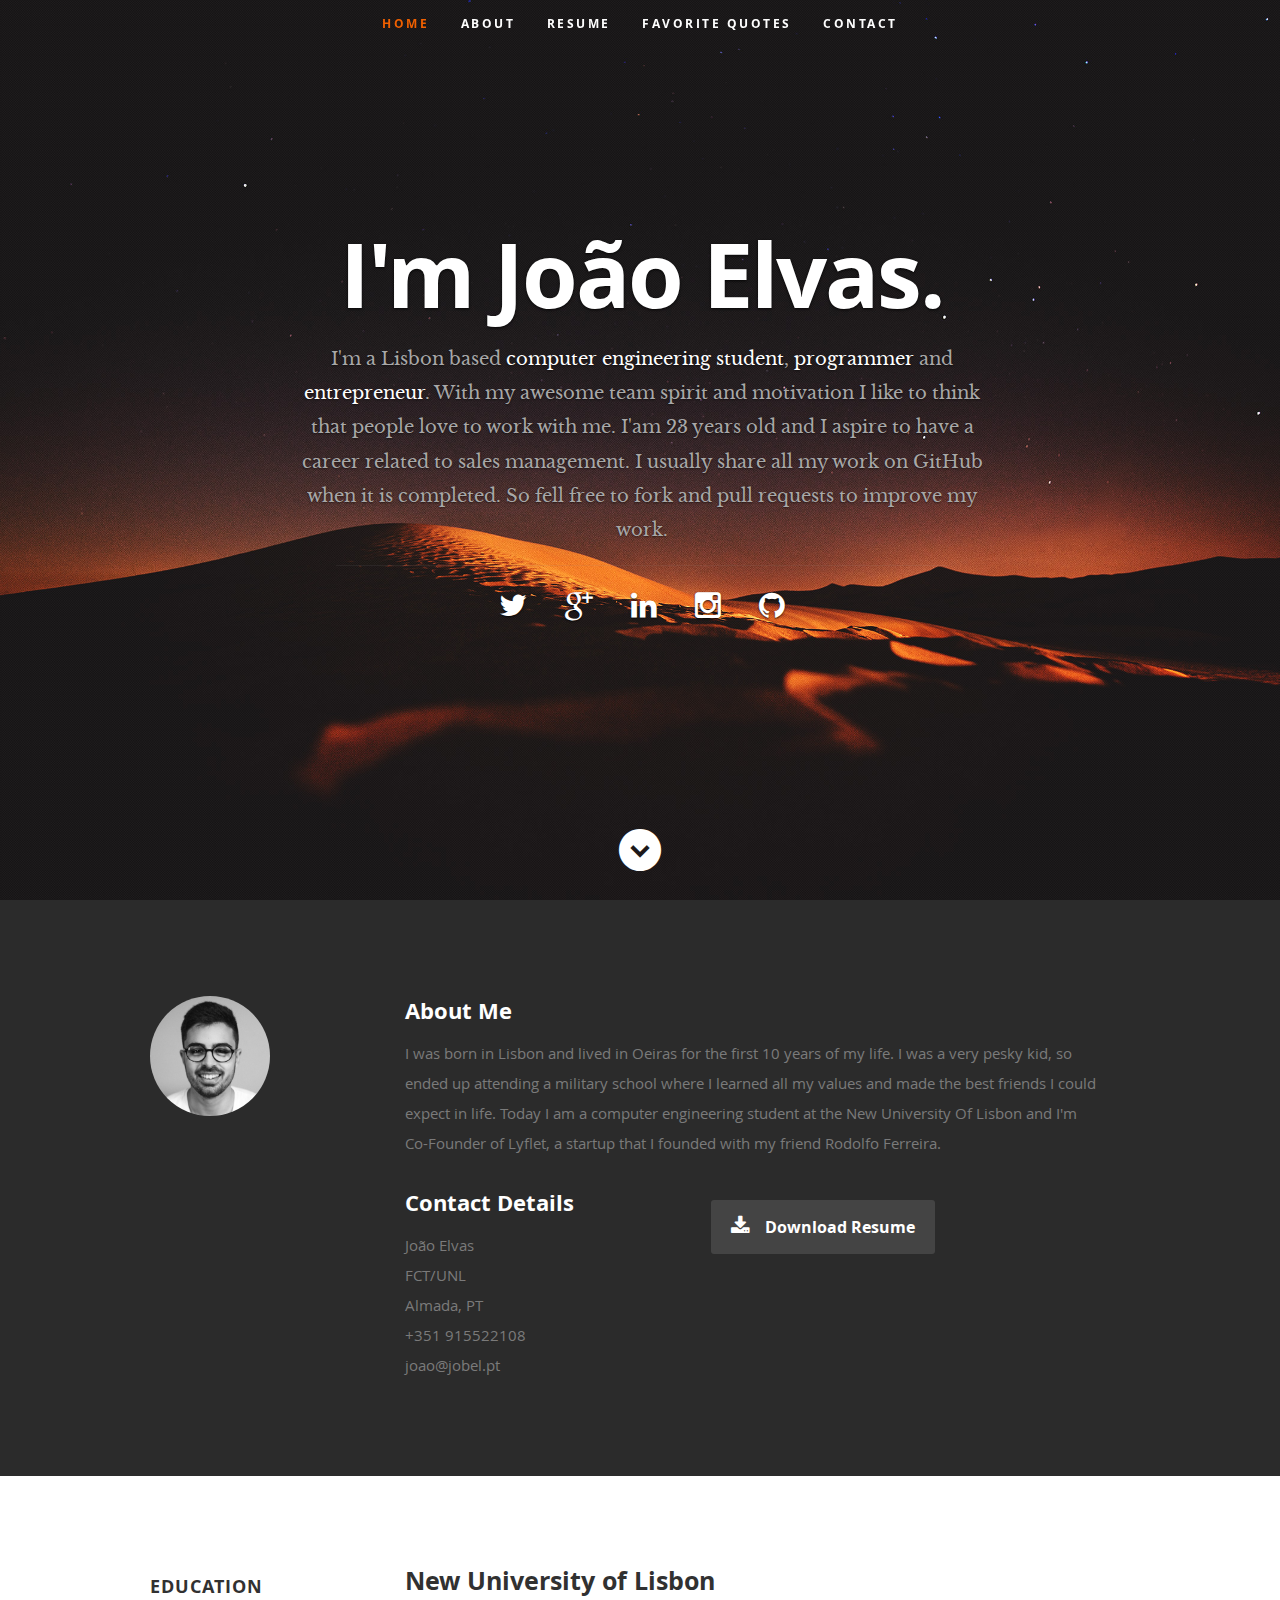
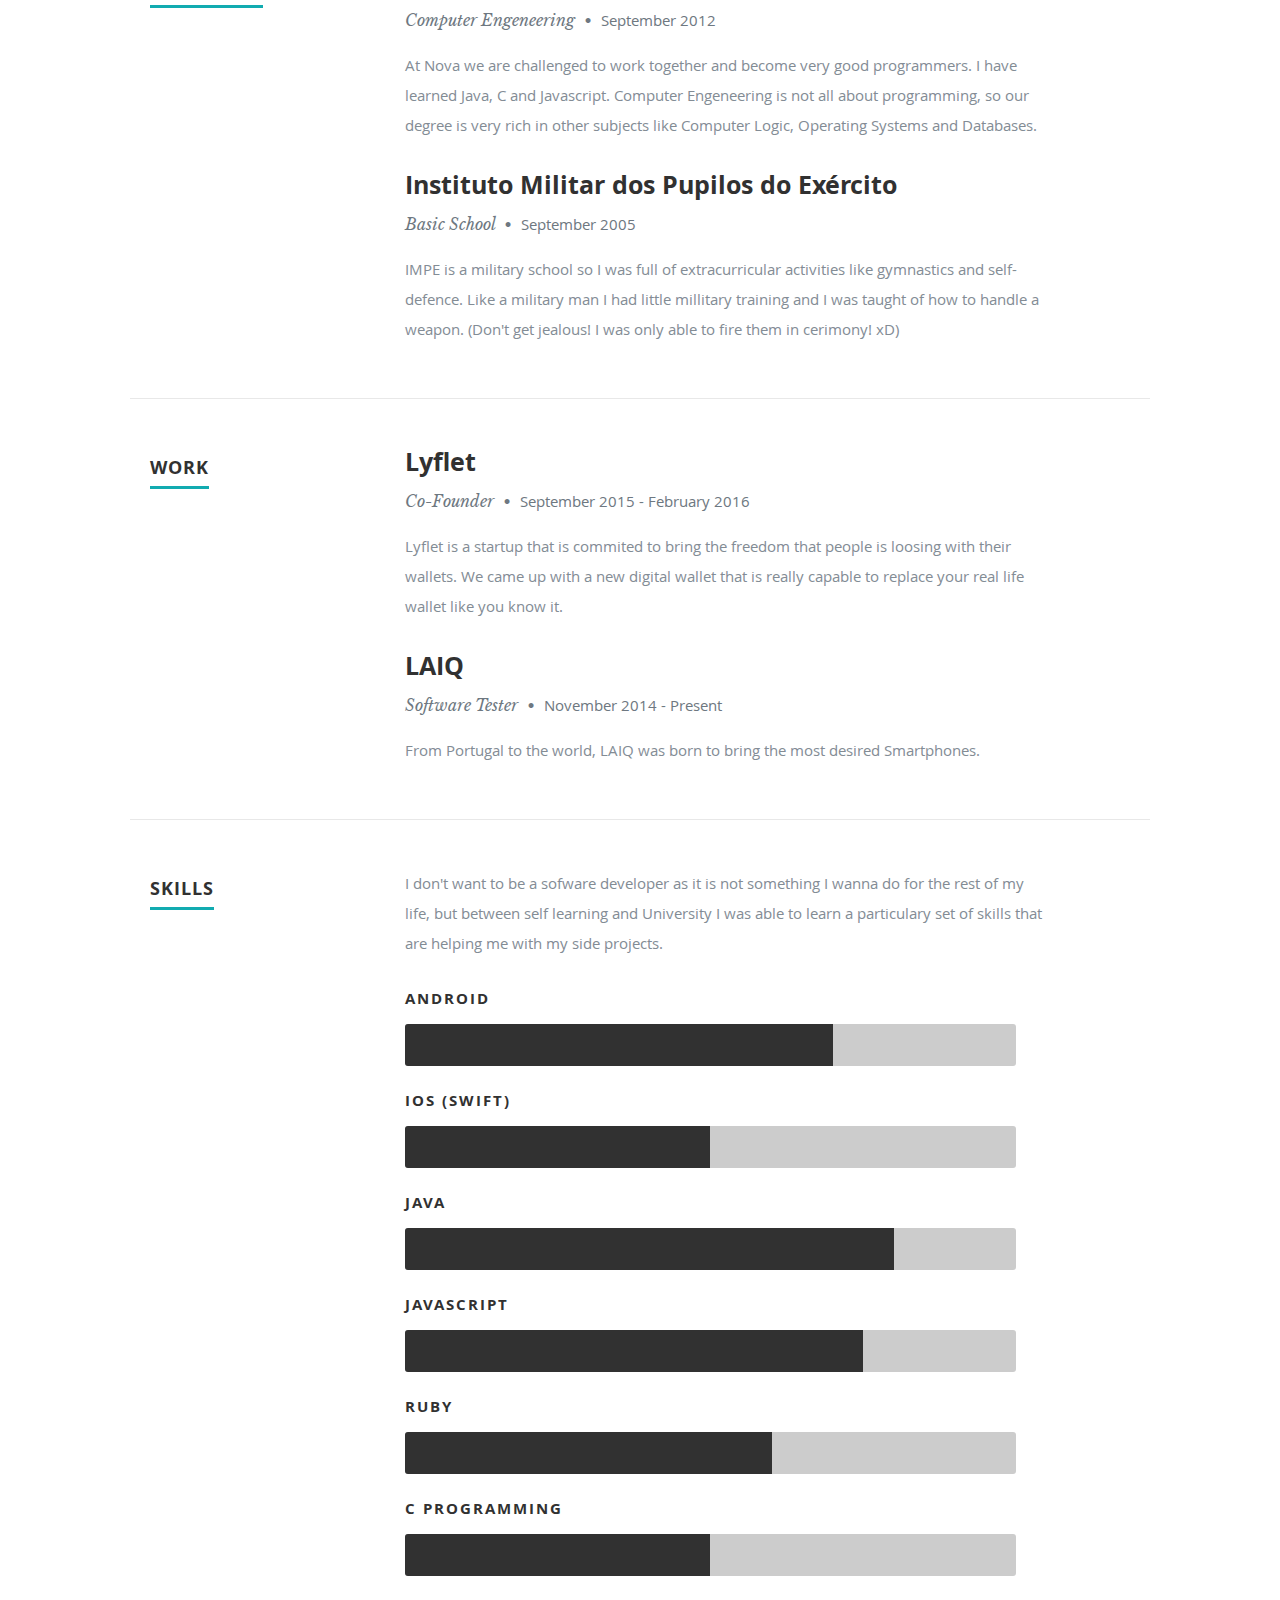
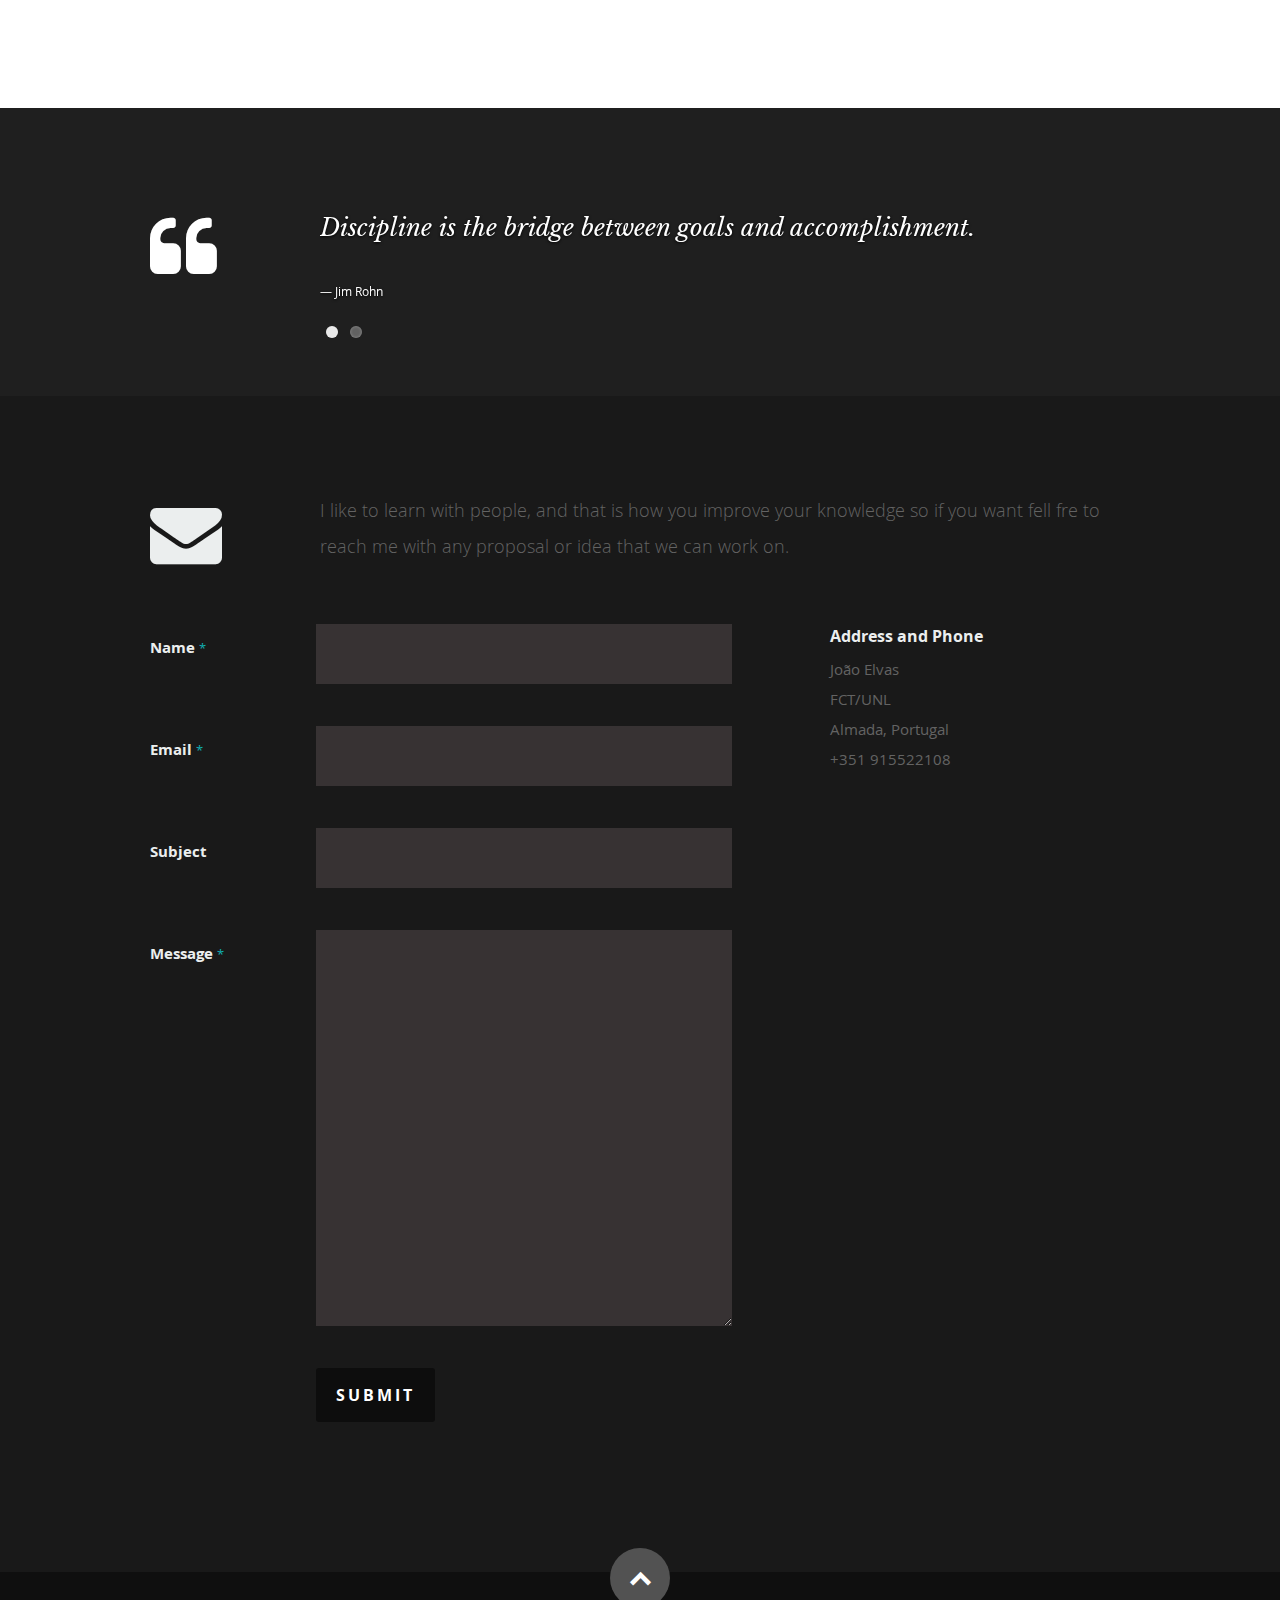
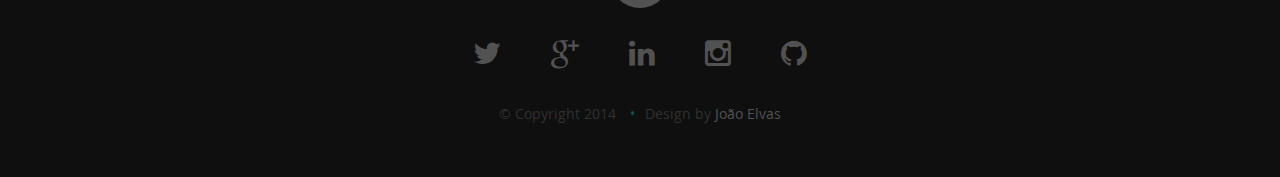
<file: index.html>
<!DOCTYPE html>
<!--[if lt IE 8 ]><html class="no-js ie ie7" lang="en"> <![endif]-->
<!--[if IE 8 ]><html class="no-js ie ie8" lang="en"> <![endif]-->
<!--[if (gte IE 8)|!(IE)]><!--><html class="no-js" lang="en"> <!--<![endif]-->
<head>

   <!--- Basic Page Needs
   ================================================== -->
   <meta charset="utf-8">
	<title>João Elvas</title>
	<meta name="description" content="">
	<meta name="author" content="">

   <!-- Mobile Specific Metas
   ================================================== -->
	<meta name="viewport" content="width=device-width, initial-scale=1, maximum-scale=1">

	<!-- CSS
    ================================================== -->
   <link rel="stylesheet" href="css/default.css">
	<link rel="stylesheet" href="css/layout.css">
   <link rel="stylesheet" href="css/media-queries.css">
   <link rel="stylesheet" href="css/magnific-popup.css">

   <!-- Script
   ================================================== -->
	<script src="js/modernizr.js"></script>

   <!-- Favicons
	================================================== -->
	<link rel="shortcut icon" href="favicon.png" >

</head>

<body>

   <!-- Header
   ================================================== -->
   <header id="home">

      <nav id="nav-wrap">

         <a class="mobile-btn" href="#nav-wrap" title="Show navigation">Show navigation</a>
	      <a class="mobile-btn" href="#" title="Hide navigation">Hide navigation</a>

         <ul id="nav" class="nav">
            <li class="current"><a class="smoothscroll" href="#home">Home</a></li>
            <li><a class="smoothscroll" href="#about">About</a></li>
	         <li><a class="smoothscroll" href="#resume">Resume</a></li>
            <li><a class="smoothscroll" href="#testimonials">Favorite Quotes</a></li>
            <li><a class="smoothscroll" href="#contact">Contact</a></li>
         </ul> <!-- end #nav -->

      </nav> <!-- end #nav-wrap -->

      <div class="row banner">
         <div class="banner-text">
           
            <h1 class="responsive-headline">I'm João Elvas.</h1>
            <h3>
                I'm a Lisbon based <span>computer engineering student</span>, <span>programmer</span> and <span>entrepreneur</span>. With my awesome team spirit and motivation I like to think that people love to work with me. I'am 23 years old and I aspire to have a career related to sales management. I usually share all my work on GitHub when it is completed. So fell free to fork and pull requests to improve my work. </h3>
            <hr />
            <ul class="social">

               <li><a href="https://twitter.com/joaoelva5" target="_blank"><i class="fa fa-twitter"></i></a></li>
               <li><a href="https://plus.google.com/108513364905437967027/" target="_blank"><i class="fa fa-google-plus"></i></a></li>
               <li><a href="https://pt.linkedin.com/in/jelvas" target="_blank"><i class="fa fa-linkedin"></i></a></li>
               <li><a href="https://www.instagram.com/ojoaoelvas/" target="_blank"><i class="fa fa-instagram"></i></a></li>
               <li><a href="https://github.com/joaoelvas" target="_blank"><i class="fa fa-github"></i></a></li>
               
            </ul>
         </div>
      </div>

      <p class="scrolldown">
         <a class="smoothscroll" href="#about"><i class="icon-down-circle"></i></a>
      </p>

   </header> <!-- Header End -->


   <!-- About Section
   ================================================== -->
   <section id="about">

      <div class="row">

         <div class="three columns">

            <img class="profile-pic"  src="images/profilepic.jpg" alt="" />

         </div>

         <div class="nine columns main-col">

            <h2>About Me</h2>

             <p>I was born in Lisbon and lived in Oeiras for the first 10 years of my life. I was a very pesky kid, so ended up attending a military school where I learned all my values and made the best friends I could expect in life. Today I am a computer engineering student at the New University Of Lisbon and I'm Co-Founder of Lyflet, a startup that I founded with my friend Rodolfo Ferreira.
            </p>

            <div class="row">

               <div class="columns contact-details">

                  <h2>Contact Details</h2>
                  <p class="address">
						   <span>João Elvas</span><br>
						   <span>FCT/UNL<br>
						         Almada, PT
                     </span><br>
						   <span>+351 915522108</span><br>
                     <span>joao@jobel.pt</span>
					   </p>

               </div>

               <div class="columns download">
                  <p>
                     <a href="#" class="button"><i class="fa fa-download"></i>Download Resume</a>
                  </p>
               </div>

            </div> <!-- end row -->

         </div> <!-- end .main-col -->

      </div>

   </section> <!-- About Section End-->


   <!-- Resume Section
   ================================================== -->
   <section id="resume">

      <!-- Education
      ----------------------------------------------- -->
      <div class="row education">

         <div class="three columns header-col">
            <h1><span>Education</span></h1>
         </div>

         <div class="nine columns main-col">

            <div class="row item">

               <div class="twelve columns">

                  <h3>New University of Lisbon</h3>
                  <p class="info">Computer Engeneering <span>&bull;</span> <em class="date">September 2012</em></p>

                  <p>
                  At Nova we are challenged to work together and become very good programmers. I have learned Java, C and Javascript.
                  Computer Engeneering is not all about programming, so our degree is very rich in other subjects like Computer Logic,                       Operating Systems and Databases.
                  </p>

               </div>

            </div> <!-- item end -->

            <div class="row item">

               <div class="twelve columns">

                  <h3>Instituto Militar dos Pupilos do Exército</h3>
                  <p class="info">Basic School <span>&bull;</span> <em class="date">September 2005</em></p>

                  <p>
                  IMPE is a military school so I was full of extracurricular activities like gymnastics and self-defence.
                  Like a military man I had little millitary training and I was taught of how to handle a weapon. (Don't get
                  jealous! I was only able to fire them in cerimony! xD)
                  </p>

               </div>

            </div> <!-- item end -->

         </div> <!-- main-col end -->

      </div> <!-- End Education -->


      <!-- Work
      ----------------------------------------------- -->
      <div class="row work">

         <div class="three columns header-col">
            <h1><span>Work</span></h1>
         </div>

         <div class="nine columns main-col">

            <div class="row item">

               <div class="twelve columns">

                  <h3>Lyflet</h3>
                  <p class="info">Co-Founder <span>&bull;</span> <em class="date">September 2015 - February 2016</em></p>

                  <p>
                  Lyflet is a startup that is commited to bring the freedom that people is loosing with their wallets. We came up
                  with a new digital wallet that is really capable to replace your real life wallet like you know it.
                  </p>

               </div>

            </div> <!-- item end -->

            <div class="row item">

               <div class="twelve columns">

                  <h3>LAIQ</h3>
                  <p class="info">Software Tester <span>&bull;</span> <em class="date">November 2014 - Present</em></p>

                  <p>
                  From Portugal to the world, LAIQ was born to bring the most desired Smartphones.
                  </p>

               </div>

            </div> <!-- item end -->

         </div> <!-- main-col end -->

      </div> <!-- End Work -->


      <!-- Skills
      ----------------------------------------------- -->
      <div class="row skill">

         <div class="three columns header-col">
            <h1><span>Skills</span></h1>
         </div>

         <div class="nine columns main-col">

            <p>I don't want to be a sofware developer as it is not something I wanna do for the rest of my life, but between self learning and University I was able to learn a particulary set of skills that are helping me with my side projects.
            </p>

				<div class="bars">

				   <ul class="skills">
				       <li><span class="bar-expand android"></span><em>Android</em></li>
				       <li><span class="bar-expand ios"></span><em>iOS (Swift)</em></li>
					   <li><span class="bar-expand java"></span><em>Java</em></li>
                        <li><span class="bar-expand javascript"></span><em>Javascript</em></li>
						<li><span class="bar-expand ruby"></span><em>Ruby</em></li>
						<li><span class="bar-expand cprogramming"></span><em>C Programming</em></li>
					</ul>

				</div><!-- end skill-bars -->

			</div> <!-- main-col end -->

      </div> <!-- End skills -->

   </section> <!-- Resume Section End-->

   
   <!-- Testimonials Section
   ================================================== -->
   <section id="testimonials">

      <div class="text-container">

         <div class="row">

            <div class="two columns header-col">

               <h1><span>Client Testimonials</span></h1>

            </div>

            <div class="ten columns flex-container">

               <div class="flexslider">

                  <ul class="slides">

                     <li>
                        <blockquote>
                           <p>Discipline is the bridge between goals and accomplishment.
                           </p>
                           <cite>Jim Rohn</cite>
                        </blockquote>
                     </li> <!-- slide ends -->

                     <li>
                        <blockquote>
                           <p>Your time is limited, so don't waste it living someone else's life. Don't be trapped by dogma - which is living with the results of other people's thinking. Don't let the noise of other's opinions drown out your own inner voice. And most important, have the courage to follow your heart and intuition. They somehow already know what you truly want to become. Everything else is secondary.
                           </p>
                           <cite>Steve Jobs</cite>
                        </blockquote>
                     </li> <!-- slide ends -->

                  </ul>

               </div> <!-- div.flexslider ends -->

            </div> <!-- div.flex-container ends -->

         </div> <!-- row ends -->

       </div>  <!-- text-container ends -->

   </section> <!-- Testimonials Section End-->


   <!-- Contact Section
   ================================================== -->
   <section id="contact">

         <div class="row section-head">

            <div class="two columns header-col">

               <h1><span>Get In Touch.</span></h1>

            </div>

            <div class="ten columns">

                  <p class="lead">I like to learn with people, and that is how you improve your knowledge so if you want fell fre to reach me with any proposal or idea that we can work on.
                  </p>

            </div>

         </div>

         <div class="row">

            <div class="eight columns">

               <!-- form -->
               <form action="" method="post" id="contactForm" name="contactForm">
					<fieldset>

                  <div>
						   <label for="contactName">Name <span class="required">*</span></label>
						   <input type="text" value="" size="35" id="contactName" name="contactName">
                  </div>

                  <div>
						   <label for="contactEmail">Email <span class="required">*</span></label>
						   <input type="text" value="" size="35" id="contactEmail" name="contactEmail">
                  </div>

                  <div>
						   <label for="contactSubject">Subject</label>
						   <input type="text" value="" size="35" id="contactSubject" name="contactSubject">
                  </div>

                  <div>
                     <label for="contactMessage">Message <span class="required">*</span></label>
                     <textarea cols="50" rows="15" id="contactMessage" name="contactMessage"></textarea>
                  </div>

                  <div>
                     <button class="submit">Submit</button>
                     <span id="image-loader">
                        <img alt="" src="images/loader.gif">
                     </span>
                  </div>

					</fieldset>
				   </form> <!-- Form End -->

               <!-- contact-warning -->
               <div id="message-warning"> Error boy</div>
               <!-- contact-success -->
				   <div id="message-success">
                  <i class="fa fa-check"></i>Your message was sent, thank you!<br>
				   </div>

            </div>


            <aside class="four columns footer-widgets">

               <div class="widget widget_contact">

					   <h4>Address and Phone</h4>
					   <p class="address">
						   João Elvas<br>
						   FCT/UNL <br>
						   Almada, Portugal<br>
						   <span>+351 915522108</span>
					   </p>

				   </div>

               
            </aside>

      </div>

   </section> <!-- Contact Section End-->


   <!-- footer
   ================================================== -->
   <footer>

      <div class="row">

         <div class="twelve columns">

            <ul class="social-links">

               <li><a href="https://twitter.com/joaoelva5" target="_blank"><i class="fa fa-twitter"></i></a></li>
               <li><a href="https://plus.google.com/108513364905437967027/" target="_blank"><i class="fa fa-google-plus"></i></a></li>
               <li><a href="https://pt.linkedin.com/in/jelvas" target="_blank"><i class="fa fa-linkedin"></i></a></li>
               <li><a href="https://www.instagram.com/ojoaoelvas/" target="_blank"><i class="fa fa-instagram"></i></a></li>
               <li><a href="https://github.com/joaoelvas" target="_blank"><i class="fa fa-github"></i></a></li>
               
            </ul>

            <ul class="copyright">
               <li>&copy; Copyright 2014</li>
               <li>Design by <a title="Styleshout" href="#">João Elvas</a></li>   
            </ul>

         </div>

         <div id="go-top"><a class="smoothscroll" title="Back to Top" href="#home"><i class="icon-up-open"></i></a></div>

      </div>

   </footer> <!-- Footer End-->

   <!-- Java Script
   ================================================== -->
   <script src="http://ajax.googleapis.com/ajax/libs/jquery/1.10.2/jquery.min.js"></script>
   <script>window.jQuery || document.write('<script src="js/jquery-1.10.2.min.js"><\/script>')</script>
   <script type="text/javascript" src="js/jquery-migrate-1.2.1.min.js"></script>

   <script src="js/jquery.flexslider.js"></script>
   <script src="js/waypoints.js"></script>
   <script src="js/jquery.fittext.js"></script>
   <script src="js/magnific-popup.js"></script>
   <script src="js/init.js"></script>

</body>

</html>
</file>
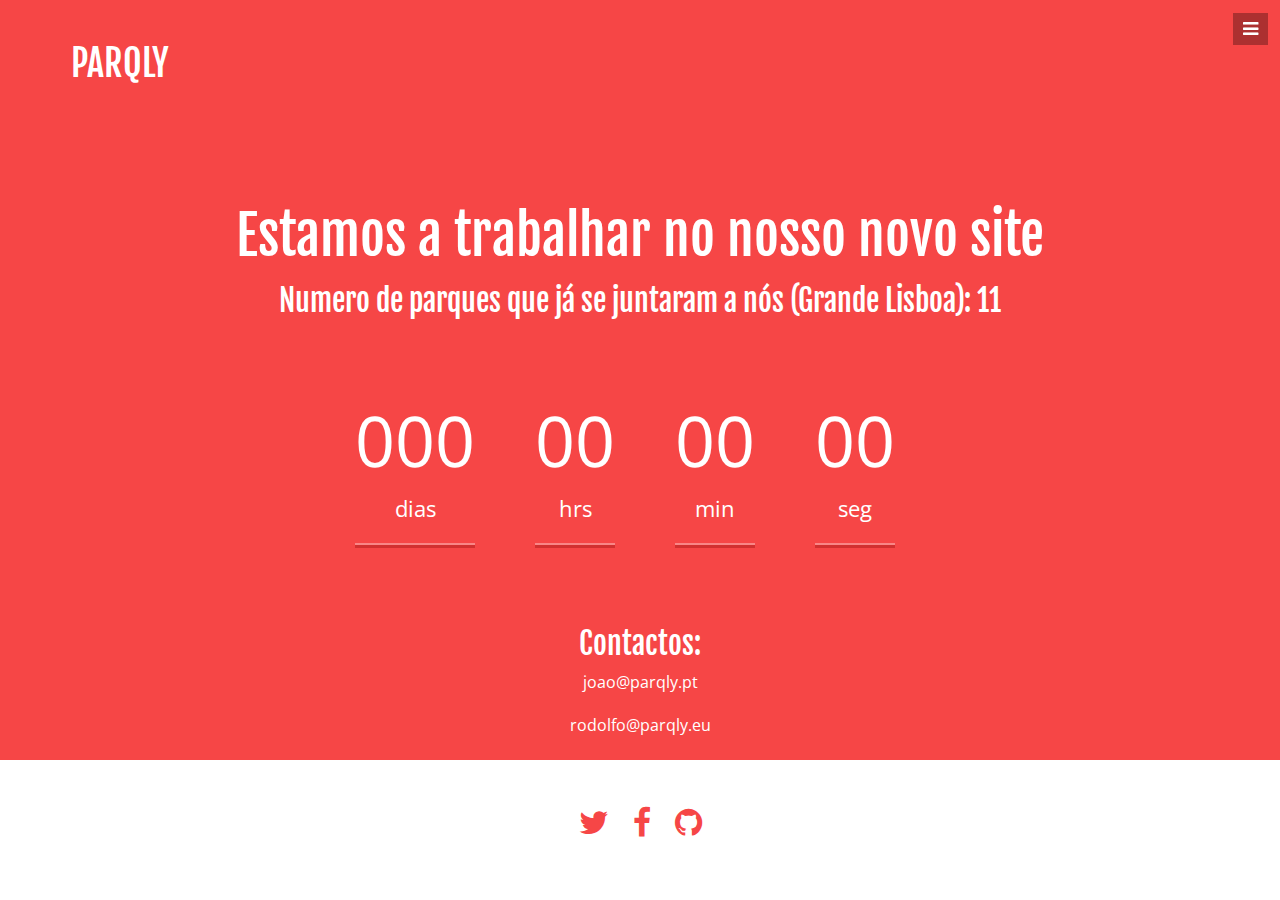
<file: parqly/index.html>
<!doctype html>
<!--[if IE 7 ]>    <html lang="en-gb" class="isie ie7 oldie no-js"> <![endif]-->
<!--[if IE 8 ]>    <html lang="en-gb" class="isie ie8 oldie no-js"> <![endif]-->
<!--[if IE 9 ]>    <html lang="en-gb" class="isie ie9 no-js"> <![endif]-->
<!--[if (gt IE 9)|!(IE)]><!-->
<html lang="en-gb" class="no-js">
<!--<![endif]-->
<head>
<meta charset="utf-8">
<meta name="viewport" content="width=device-width, initial-scale=1, maximum-scale=1">
<!--[if lt IE 9]> 
    <meta http-equiv="X-UA-Compatible" content="IE=edge,chrome=1">
    <![endif]-->
<title>Parqly</title>
<meta name="description" content="">
<meta name="author" content="Parqly">
<!--[if lt IE 9]>
        <script src="http://html5shim.googlecode.com/svn/trunk/html5.js"></script>
    <![endif]-->
<!--[if lte IE 8]>
		<script type="text/javascript" src="http://explorercanvas.googlecode.com/svn/trunk/excanvas.js"></script>
	<![endif]-->
<link rel="stylesheet" href="css/bootstrap.min.css" />
<link href="css/animate.css" rel="stylesheet" media="screen">
<link rel="stylesheet" href="css/styles.css" />
<link href="font/css/font-awesome.min.css" rel="stylesheet">
</head>

<body>
<nav id="mainNav">
  <div id="menuToggle"><i class="fa fa-bars"></i></div>
  <ul class="menuLinks">
    <li class="active" id="firstLink"><a href="#home" class="scroll-link">Início</a></li>
  </ul>
</nav>
<!--/.header-->
<div id="#top"></div>
<section id="home">
  <div class="banner-container">
    <div class="container">
      <div class="row">
        <!--<div class="logo"> <img src="images/logo.png" alr='logo'/> </div> -->
        <div class="logo"> <h1 style="color:white">PARQLY</h1> </div>
      </div>
      <div class="heading text-center">
        <h2>Estamos a trabalhar no nosso novo site</h2>
        <strong>Numero de parques que já se juntaram a nós (Grande Lisboa): 11</strong> </div>
      <div class="countdown styled"></div>
        <div class="heading text-center">
            <Strong>Contactos:</Strong>
            <p style="color:white">joao@parqly.pt</p>
            <p style="color:white">rodolfo@parqly.eu</p>
        </div>
    </div>
  </div>
</section>

<footer>
  <div class="container">
    <div class="social text-center"> <a href="#"><i class="fa fa-twitter"></i></a> <a href="#"><i class="fa fa-facebook"></i></a> <a href="#"><i class="fa fa-github"></i></a> </div>
    <div class="clear"></div>
    <!--CLEAR FLOATS--> 
  </div>
</footer>
<!--/.page-section-->
<a href="#top" class="topHome"><i class="fa fa-chevron-up fa-2x"></i></a> 

<!--[if lte IE 8]><script src="//ajax.googleapis.com/ajax/libs/jquery/1.11.0/jquery.min.js"></script><![endif]--> 
<script src="js/modernizr-latest.js"></script> 
<script src="js/jquery-1.8.2.min.js" type="text/javascript"></script> 
<script src="js/bootstrap.min.js" type="text/javascript"></script> 
<script src="js/jquery.nav.js" type="text/javascript"></script> 
<script src="js/waypoints.js"></script> 
<script src="js/Backstretch.js" type="text/javascript"></script> 
 <script src="contact/jqBootstrapValidation.js"></script>
 <script src="contact/contact_me.js"></script>
<script src="js/custom.js" type="text/javascript"></script> 
<script type="text/javascript" src="js/jquery.countdown.js"></script>
</body>
</html>
</file>
<file: css/default.css>
/*
=====================================================================
*   Ceevee v1.0 Default Stylesheet
*   url: styleshout.com
*   03-17-2014
=====================================================================

TOC:
a. Webfonts and Icon fonts
b. Reset
c. Default Styles
   1. Basic
   2. Typography
   3. Links
   4. Images
   5. Buttons
   6. Forms
d. Grid
e. Others
   1. Clearing
   2. Misc

=====================================================================  */

/* ------------------------------------------------------------------ */
/* a. Webfonts and Icon fonts
 ------------------------------------------------------------------ */

@import url("fonts.css");
@import url("fontello/css/fontello.css");
@import url("font-awesome/css/font-awesome.min.css");

/* ------------------------------------------------------------------
/* b. Reset
      Adapted from:
      Normalize.css - https://github.com/necolas/normalize.css/
      HTML5 Doctor Reset - html5doctor.com/html-5-reset-stylesheet/
/* ------------------------------------------------------------------ */

html, body, div, span, object, iframe,
h1, h2, h3, h4, h5, h6, p, blockquote, pre,
abbr, address, cite, code,
del, dfn, em, img, ins, kbd, q, samp,
small, strong, sub, sup, var,
b, i,
dl, dt, dd, ol, ul, li,
fieldset, form, label, legend,
table, caption, tbody, tfoot, thead, tr, th, td,
article, aside, canvas, details, figcaption, figure,
footer, header, hgroup, menu, nav, section, summary,
time, mark, audio, video {
   margin: 0;
   padding: 0;
   border: 0;
   outline: 0;
   font-size: 100%;
   vertical-align: baseline;
   background: transparent;
}

article,aside,details,figcaption,figure,
footer,header,hgroup,menu,nav,section {
   display: block;
}

audio,
canvas,
video {
   display: inline-block;
}

audio:not([controls]) {
   display: none;
   height: 0;
}

[hidden] { display: none; }

code, kbd, pre, samp {
   font-family: monospace, serif;
   font-size: 1em;
}

pre {
   white-space: pre;
   white-space: pre-wrap;
   word-wrap: break-word;
}

blockquote, q { quotes: &#8220 &#8220; }

blockquote:before, blockquote:after,
q:before, q:after {
   content: '';
   content: none;
}

ins {
   background-color: #ff9;
   color: #000;
   text-decoration: none;
}

mark {
   background-color: #A7F4F6;
   color: #555;
}

del { text-decoration: line-through; }

abbr[title], dfn[title] {
   border-bottom: 1px dotted;
   cursor: help;
}

table {
   border-collapse: collapse;
   border-spacing: 0;
}


/* ------------------------------------------------------------------ */
/* c. Default and Basic Styles
      Adapted from:
      Skeleton CSS Framework - http://www.getskeleton.com/
      Typeplate Typographic Starter Kit - http://typeplate.com/
/* ------------------------------------------------------------------ */

/*  1. Basic  ------------------------------------------------------- */

*,
*:before,
*:after {
   -moz-box-sizing: border-box;
   -webkit-box-sizing: border-box;
   box-sizing: border-box;
}

html {
   font-size: 62.5%;
   -webkit-font-smoothing: antialiased;
}

body {
   background: #fff;
   font-family: 'opensans-regular', sans-serif;
   font-weight: normal;
   font-size: 15px;
   line-height: 30px;
	color: #838C95;

   -webkit-font-smoothing: antialiased; /* Fix for webkit rendering */
	-webkit-text-size-adjust: 100%;
}

/*  2. Typography
       Vertical rhythm with leading derived from 6
--------------------------------------------------------------------- */

h1, h2, h3, h4, h5, h6 {
   color: #313131;
	font-family: 'opensans-bold', sans-serif;
   font-weight: normal;
}
h1 a, h2 a, h3 a, h4 a, h5 a, h6 a { font-weight: inherit; }
h1 { font-size: 38px; line-height: 42px; margin-bottom: 12px; letter-spacing: -1px; }
h2 { font-size: 28px; line-height: 36px; margin-bottom: 6px; }
h3 { font-size: 22px; line-height: 30px; margin-bottom: 12px; }
h4 { font-size: 20px; line-height: 30px; margin-bottom: 6px; }
h5 { font-size: 18px; line-height: 30px; }
h6 { font-size: 14px; line-height: 30px; }
.subheader { }

p { margin: 0 0 30px 0; }
p img { margin: 0; }
p.lead {
   font: 19px/36px 'opensans-light', sans-serif;
   margin-bottom: 18px;
}

/* for 'em' and 'strong' tags, font-size and line-height should be same with
the body tag due to rendering problems in some browsers */
em { font: 15px/30px 'opensans-italic', sans-serif; }
strong, b { font: 15px/30px 'opensans-bold', sans-serif; }
small { font-size: 11px; line-height: inherit; }

/*	Blockquotes */
blockquote {
   margin: 30px 0px;
   padding-left: 40px;
   position: relative;
}
blockquote:before {
   content: "\201C";
   opacity: 0.45;
   font-size: 80px;
   line-height: 0px;
   margin: 0;
   font-family: arial, sans-serif;

   position: absolute;
   top:  30px;
	left: 0;
}
blockquote p {
   font-family: 'librebaskerville-italic', serif;
   padding: 0;
   font-size: 18px;
   line-height: 36px;
}
blockquote cite {
   display: block;
   font-size: 12px;
   font-style: normal;
   line-height: 18px;
}
blockquote cite:before { content: "\2014 \0020"; }
blockquote cite a,
blockquote cite a:visited { color: #8B9798; border: none }

/* ---------------------------------------------------------------------
/*  Pull Quotes Markup
/*
    <aside class="pull-quote">
		<blockquote>
			<p></p>
		</blockquote>
	 </aside>
/*
/* --------------------------------------------------------------------- */
.pull-quote {
   position: relative;
	padding: 18px 30px 18px 0px;
}
.pull-quote:before,
.pull-quote:after {
	height: 1em;
	opacity: 0.45;
	position: absolute;
	font-size: 80px;
   font-family: Arial, Sans-Serif;
}
.pull-quote:before {
	content: "\201C";
	top:  33px;
	left: 0;
}
.pull-quote:after {
	content: '\201D';
	bottom: -33px;
	right: 0;
}
.pull-quote blockquote {
   margin: 0;
}
.pull-quote blockquote:before {
   content: none;
}

/* Abbreviations */
abbr {
   font-family: 'opensans-bold', sans-serif;
	font-variant: small-caps;
	text-transform: lowercase;
   letter-spacing: .5px;
	color: gray;
}
abbr:hover { cursor: help; }

/* drop cap */
.drop-cap:first-letter {
	float: left;
	margin: 0;
	padding: 14px 6px 0 0;
	font-size: 84px;
	font-family: /* Copperplate */ 'opensans-bold', sans-serif;
   line-height: 60px;
	text-indent: 0;
	background: transparent;
	color: inherit;
}

hr { border: solid #E3E3E3; border-width: 1px 0 0; clear: both; margin: 11px 0 30px; height: 0; }


/*  3. Links  ------------------------------------------------------- */

a, a:visited {
   text-decoration: none;
   outline: 0;
   color: #11ABB0;

   -webkit-transition: color .3s ease-in-out;
   -moz-transition: color .3s ease-in-out;
   -o-transition: color .3s ease-in-out;
   transition: color .3s ease-in-out;
}
a:hover, a:focus { color: #313131; }
p a, p a:visited { line-height: inherit; }


/*  4. List  --------------------------------------------------------- */

ul, ol { margin-bottom: 24px; margin-top: 12px; }
ul { list-style: none outside; }
ol { list-style: decimal; }
ol, ul.square, ul.circle, ul.disc { margin-left: 30px; }
ul.square { list-style: square outside; }
ul.circle { list-style: circle outside; }
ul.disc { list-style: disc outside; }
ul ul, ul ol,
ol ol, ol ul { margin: 6px 0 6px 30px; }
ul ul li, ul ol li,
ol ol li, ol ul li { margin-bottom: 6px; }
li { line-height: 18px; margin-bottom: 12px; }
ul.large li { }
li p { }

/* ---------------------------------------------------------------------
/*  Stats Tab Markup

    <ul class="stats-tabs">
		<li><a href="#">[value]<b>[name]</b></a></li>
	 </ul>

    Extend this object into your markup.
/*
/* --------------------------------------------------------------------- */
.stats-tabs {
   padding: 0;
   margin: 24px 0;
}
.stats-tabs li {
	display: inline-block;
	margin: 0 10px 18px 0;
	padding: 0 10px 0 0;
	border-right: 1px solid #ccc;
}
.stats-tabs li:last-child {
	margin: 0;
	padding: 0;
	border: none;
}
.stats-tabs li a {
	display: inline-block;
	font-size: 22px;
	font-family: 'opensans-bold', sans-serif;
   border: none;
   color: #313131;
}
.stats-tabs li a:hover {
   color:#11ABB0;
}
.stats-tabs li a b {
	display: block;
	margin: 6px 0 0 0;
	font-size: 13px;
	font-family: 'opensans-regular', sans-serif;
   color: #8B9798;
}

/* definition list */
dl { margin: 12px 0; }
dt { margin: 0; color:#11ABB0; }
dd { margin: 0 0 0 20px; }

/* Lining Definition Style Markup */
.lining dt,
.lining dd {
	display: inline;
	margin: 0;
}
.lining dt + dt:before,
.lining dd + dt:before {
	content: "\A";
	white-space: pre;
}
.lining dd + dd:before {
	content: ", ";
}
.lining dd:before {
	content: ": ";
	margin-left: -0.2em;
}

/* Dictionary Definition Style Markup */
.dictionary-style dt {
	display: inline;
	counter-reset: definitions;
}
.dictionary-style dt + dt:before {
	content: ", ";
	margin-left: -0.2em;
}
.dictionary-style dd {
	display: block;
	counter-increment: definitions;
}
.dictionary-style dd:before {
	content: counter(definitions, decimal) ". ";
}

/* Pagination */
.pagination {
   margin: 36px auto;
   text-align: center;
}
.pagination ul li {
   display: inline-block;
   margin: 0;
   padding: 0;
}
.pagination .page-numbers {
   font: 15px/18px 'opensans-bold', sans-serif;
   display: inline-block;
   padding: 6px 10px;
   margin-right: 3px;
   margin-bottom: 6px;
	color: #6E757C;
	background-color: #E6E8EB;

	-webkit-transition: all 200ms ease-in-out;
	-moz-transition: all 200ms ease-in-out;
	-o-transition: all 200ms ease-in-out;
	-ms-transition: all 200ms ease-in-out;
	transition: all 200ms ease-in-out;

   -moz-border-radius: 3px;
   -webkit-border-radius: 3px;
   -khtml-border-radius: 3px;
	border-radius: 3px;
}
.pagination .page-numbers:hover {
   background: #838A91;
   color: #fff;
}
.pagination .current,
.pagination .current:hover {
   background-color: #11ABB0;
   color: #fff;
}
.pagination .inactive,
.pagination .inactive:hover {
   background-color: #E6E8EB;
	color: #A9ADB2;
}
.pagination .prev, .pagination .next {}

/*  5. Images  --------------------------------------------------------- */

img {
   max-width: 100%;
   height: auto;
}
img.pull-right { margin: 12px 0px 0px 18px; }
img.pull-left { margin: 12px 18px 0px 0px; }

/*  6. Buttons  --------------------------------------------------------- */

.button,
.button:visited,
button,
input[type="submit"],
input[type="reset"],
input[type="button"] {
   font: 16px/30px 'opensans-bold', sans-serif;
   background: #11ABB0;
   display: inline-block;
	text-decoration: none;
   letter-spacing: 0;
   color: #fff;
	padding: 12px 20px;
	margin-bottom: 18px;
   border: none;
   cursor: pointer;
   height: auto;

   -webkit-transition: all .2s ease-in-out;
	-moz-transition: all .2s ease-in-out;
	-o-transition: all .2s ease-in-out;
	-ms-transition: all .2s ease-in-out;
	transition: all .2s ease-in-out;

   -moz-border-radius: 3px;
   -webkit-border-radius: 3px;
   -khtml-border-radius: 3px;
   border-radius: 3px;
}

.button:hover,
button:hover,
input[type="submit"]:hover,
input[type="reset"]:hover,
input[type="button"]:hover {
   background: #3d4145;
   color: #fff;
}

.button:active,
button:active,
input[type="submit"]:active,
input[type="reset"]:active,
input[type="button"]:active {
   background: #3d4145;
   color: #fff;
}

.button.full-width,
button.full-width,
input[type="submit"].full-width,
input[type="reset"].full-width,
input[type="button"].full-width {
	width: 100%;
	padding-left: 0 !important;
	padding-right: 0 !important;
	text-align: center;
}

/* Fix for odd Mozilla border & padding issues */
button::-moz-focus-inner,
input::-moz-focus-inner {
    border: 0;
    padding: 0;
}


/*  7. Forms  --------------------------------------------------------- */

form { margin-bottom: 24px; }
fieldset { margin-bottom: 24px; }

input[type="text"],
input[type="password"],
input[type="email"],
textarea,
select {
   display: block;
   padding: 18px 15px;
   margin: 0 0 24px 0;
   border: 0;
   outline: none;
   vertical-align: middle;
   min-width: 225px;
	max-width: 100%;
   font-size: 15px;
   line-height: 24px;
	color: #647373;
	background: #D3D9D9;

}

/* select { padding: 0;
   width: 220px;
   } */

input[type="text"]:focus,
input[type="password"]:focus,
input[type="email"]:focus,
textarea:focus {
   color: #B3B7BC;
	background-color: #3d4145;
}

textarea { min-height: 220px; }

label,
legend {
   font: 16px/24px 'opensans-bold', sans-serif;
	margin: 12px 0;
   color: #3d4145;
   display: block;
}
label span,
legend span {
	color: #8B9798;
   font: 14px/24px 'opensans-regular', sans-serif;
}

input[type="checkbox"],
input[type="radio"] {
    font-size: 15px;
    color: #737373;
}

input[type="checkbox"] { display: inline; }

/* ------------------------------------------------------------------ */
/* d. Grid
---------------------------------------------------------------------
   gutter = 40px.
/* ------------------------------------------------------------------ */

/* default
--------------------------------------------------------------- */
.row {
   width: 96%;
   max-width: 1020px;
   margin: 0 auto;
}
/* fixed width for IE8 */
.ie .row { width: 1000px ; }

.narrow .row { max-width: 980px; }

.row .row { width: auto; max-width: none; margin: 0 -20px; }

/* row clearing */
.row:before,
.row:after {
    content: " ";
    display: table;
}
.row:after {
    clear: both;
}

.column, .columns {
   position: relative;
   padding: 0 20px;
   min-height: 1px;
   float: left;
}
.column.centered, .columns.centered  {
    float: none;
    margin: 0 auto;
}

/* removed gutters */
.row.collapsed > .column,
.row.collapsed > .columns,
.column.collapsed, .columns.collapsed  { padding: 0; }

[class*="column"] + [class*="column"]:last-child { float: right; }
[class*="column"] + [class*="column"].end { float: right; }

/* column widths */
.row .one         { width: 8.33333%; }
.row .two         { width: 16.66667%; }
.row .three       { width: 25%; }
.row .four        { width: 33.33333%; }
.row .five        { width: 41.66667%; }
.row .six         { width: 50%; }
.row .seven       { width: 58.33333%; }
.row .eight       { width: 66.66667%; }
.row .nine        { width: 75%; }
.row .ten         { width: 83.33333%; }
.row .eleven      { width: 91.66667%; }
.row .twelve      { width: 100%; }

/* Offsets */
.row .offset-1    { margin-left: 8.33333%; }
.row .offset-2    { margin-left: 16.66667%; }
.row .offset-3    { margin-left: 25%; }
.row .offset-4    { margin-left: 33.33333%; }
.row .offset-5    { margin-left: 41.66667%; }
.row .offset-6    { margin-left: 50%; }
.row .offset-7    { margin-left: 58.33333%; }
.row .offset-8    { margin-left: 66.66667%; }
.row .offset-9    { margin-left: 75%; }
.row .offset-10   { margin-left: 83.33333%; }
.row .offset-11   { margin-left: 91.66667%; }

/* Push/Pull */
.row .push-1      { left: 8.33333%; }
.row .pull-1      { right: 8.33333%; }
.row .push-2      { left: 16.66667%; 	}
.row .pull-2      { right: 16.66667%; }
.row .push-3      { left: 25%; }
.row .pull-3      { right: 25%;	}
.row .push-4      { left: 33.33333%; }
.row .pull-4      { right: 33.33333%; }
.row .push-5      { left: 41.66667%; }
.row .pull-5      { right: 41.66667%; }
.row .push-6      { left: 50%; }
.row .pull-6      { right: 50%; }
.row .push-7      { left: 58.33333%; }
.row .pull-7      { right: 58.33333%; }
.row .push-8      { left: 66.66667%; 	}
.row .pull-8      { right: 66.66667%; }
.row .push-9      { left: 75%; }
.row .pull-9      { right: 75%; }
.row .push-10     { left: 83.33333%; }
.row .pull-10     { right: 83.33333%; }
.row .push-11     { left: 91.66667%; }
.row .pull-11     { right: 91.66667%; }

/* block grids
--------------------------------------------------------------------- */
.bgrid-sixths [class*="column"]   { width: 16.66667%; }
.bgrid-quarters [class*="column"] { width: 25%; }
.bgrid-thirds [class*="column"]   { width: 33.33333%; }
.bgrid-halves [class*="column"]   { width: 50%; }

[class*="bgrid"] [class*="column"] + [class*="column"]:last-child { float: left; }

/* Left clearing for block grid columns - columns that changes width in
different screen sizes. Allows columns with different heights to align
properly.
--------------------------------------------------------------------- */
.first { clear: left; }   /* first column in default screen */
.s-first { clear: none; } /* first column in smaller screens */

/* smaller screens
--------------------------------------------------------------- */
@media only screen and (max-width: 900px) {

   /* block grids on small screens */
   .s-bgrid-sixths [class*="column"]   { width: 16.66667%; }
   .s-bgrid-quarters [class*="column"] { width: 25%; }
   .s-bgrid-thirds [class*="column"]   { width: 33.33333%; }
   .s-bgrid-halves [class*="column"]   { width: 50%; }

   /* block grids left clearing */
   .first { clear: none; }
   .s-first { clear: left; }

}

/* mobile wide/smaller tablets
--------------------------------------------------------------- */
@media only screen and (max-width: 767px) {

   .row {
	   width: 460px;
	   margin: 0 auto;
      padding: 0;
	}
   .column, .columns {
	   width: auto !important;
	   float: none;
	   margin-left: 0;
	   margin-right: 0;
      padding: 0 30px;
   }
   .row .row { width: auto; max-width: none; margin: 0 -30px; }

   [class*="column"] + [class*="column"]:last-child { float: none; }
   [class*="bgrid"] [class*="column"] + [class*="column"]:last-child { float: none; }

   /* Offsets */
   .row .offset-1    { margin-left: 0%; }
   .row .offset-2    { margin-left: 0%; }
   .row .offset-3    { margin-left: 0%; }
   .row .offset-4    { margin-left: 0%; }
   .row .offset-5    { margin-left: 0%; }
   .row .offset-6    { margin-left: 0%; }
   .row .offset-7    { margin-left: 0%; }
   .row .offset-8    { margin-left: 0%; }
   .row .offset-9    { margin-left: 0%; }
   .row .offset-10   { margin-left: 0%; }
   .row .offset-11   { margin-left: 0%; }
}

/* mobile narrow
--------------------------------------------------------------- */
@media only screen and (max-width: 460px) {

   .row { width: auto; }

}

/* larger screens
--------------------------------------------------------------- */
@media screen and (min-width: 1200px) {

   .wide .row { max-width: 1180px; }

}

/* ------------------------------------------------------------------ */
/* e. Others
/* ------------------------------------------------------------------ */

/*  1. Clearing
    (http://nicolasgallagher.com/micro-clearfix-hack/
--------------------------------------------------------------------- */

.cf:before,
.cf:after {
    content: " ";
    display: table;
}
.cf:after {
    clear: both;
}

/*  2. Misc -------------------------------------------------------- */

.remove-bottom { margin-bottom: 0 !important; }
.half-bottom { margin-bottom: 12px !important; }
.add-bottom { margin-bottom: 24px !important; }
.no-border { border: none; }

.text-center  { text-align: center !important; }
.text-left    { text-align: left !important; }
.text-right   { text-align: right !important; }
.pull-left    { float: left !important; }
.pull-right   { float: right !important; }
.align-center {
	margin-left: auto !important;
	margin-right: auto !important;
	text-align: center !important;
}
</file>
<file: css/layout.css>
/*
=====================================================================
*   Ceevee v1.0 Layout Stylesheet
*   url: styleshout.com
*   03-18-2014
=====================================================================

   TOC:
   a. General Styles
   b. Header Styles
   c. About Section
   d. Resume Section
   e. Portfolio Section
   f. Call To Action Section
   g. Testimonials Section
   h. Contact Section
   i. Footer

===================================================================== */

/* ------------------------------------------------------------------ */
/* a. General Styles
/* ------------------------------------------------------------------ */

body { background: #0f0f0f; }

/* ------------------------------------------------------------------ */
/* b. Header Styles
/* ------------------------------------------------------------------ */

header {
   position: relative;
   height: 800px;
   min-height: 500px;
   width: 100%;
   background: #161415 url(../images/header-background.jpg) no-repeat top center;
   background-size: cover !important;
	-webkit-background-size: cover !important;
   text-align: center;
   overflow: hidden;
}

/* vertically center banner section */
header:before {
   content: '';
   display: inline-block;
   vertical-align: middle;
   height: 100%;
}
header .banner {
   display: inline-block;
   vertical-align: middle;
   margin: 0 auto;
   width: 85%;
   padding-bottom: 30px;s
   text-align: center;
}

header .banner-text { width: 100%; }
header .banner-text h1 {
   font: 90px/1.1em 'opensans-bold', sans-serif;
   color: #fff;
   letter-spacing: -2px;
   margin: 0 auto 18px auto;
   text-shadow: 0px 1px 3px rgba(0, 0, 0, .8);
}
header .banner-text h3 {
   font: 18px/1.9em 'librebaskerville-regular', serif;
   color: #A8A8A8;
   margin: 0 auto;
   width: 70%;
   text-shadow: 0px 1px 2px rgba(0, 0, 0, .5);
}
header .banner-text h3 span,
header .banner-text h3 a {
   color: #fff;
}
header .banner-text hr {
   width: 60%;
   margin: 18px auto 24px auto;
   border-color: #2F2D2E;
   border-color: rgba(150, 150, 150, .1);
}

/* header social links */
header .social {
   margin: 24px 0;
   padding: 0;
   font-size: 30px;
   text-shadow: 0px 1px 2px rgba(0, 0, 0, .8);
}
header .social li {
   display: inline-block;
   margin: 0 15px;
   padding: 0;
}
header .social li a { color: #fff; }
header .social li a:hover { color: #11ABB0; }

/* scrolldown link */
header .scrolldown a {
   position: absolute;
   bottom: 30px;
   left: 50%;
   margin-left: -29px;
   color: #fff;
   display: block;
   height: 42px;
   width: 42px;
   font-size: 42px;
   line-height: 42px;
   color: #fff;
   border-radius: 100%;

   -webkit-transition: all .3s ease-in-out;
   -moz-transition: all .3s ease-in-out;
   -o-transition: all .3s ease-in-out;
   transition: all .3s ease-in-out;
}
header .scrolldown a:hover { color: #11ABB0; }

/* primary navigation
--------------------------------------------------------------------- */
#nav-wrap ul, #nav-wrap li, #nav-wrap a {
	 margin: 0;
	 padding: 0;
	 border: none;
	 outline: none;
}

/* nav-wrap */
#nav-wrap {
   font: 12px 'opensans-bold', sans-serif;
   width: 100%;
   text-transform: uppercase;
   letter-spacing: 2.5px;
   margin: 0 auto;
   z-index: 100;
   position: fixed;
   left: 0;
   top: 0;
}
.opaque { background-color: #333; }

/* hide toggle button */
#nav-wrap > a.mobile-btn { display: none; }

ul#nav {
   min-height: 48px;
   width: auto;

   /* center align the menu */
   text-align: center;
}
ul#nav li {
   position: relative;
   list-style: none;
   height: 48px;
   display: inline-block;
}

/* Links */
ul#nav li a {

/* 8px padding top + 8px padding bottom + 32px line-height = 48px */

   display: inline-block;
   padding: 8px 13px;
   line-height: 32px;
	text-decoration: none;
   text-align: left;
   color: #fff;

	-webkit-transition: color .2s ease-in-out;
	-moz-transition: color .2s ease-in-out;
	-o-transition: color .2s ease-in-out;
	-ms-transition: color .2s ease-in-out;
	transition: color .2s ease-in-out;
}

ul#nav li a:active { background-color: transparent !important; }
ul#nav li.current a { color: #F06000; }


/* ------------------------------------------------------------------ */
/* c. About Section
/* ------------------------------------------------------------------ */

#about {
   background: #2B2B2B;
   padding-top: 96px;
   padding-bottom: 66px;
   overflow: hidden;
}

#about a, #about a:visited  { color: #fff; }
#about a:hover, #about a:focus { color: #11ABB0; }

#about h2 {
   font: 22px/30px 'opensans-bold', sans-serif;
   color: #fff;
   margin-bottom: 12px;
}
#about p {
   line-height: 30px;
   color: #7A7A7A;
}
#about .profile-pic {
   position: relative;
   width: 120px;
   height: 120px;
   border-radius: 100%;
}
#about .contact-details { width: 41.66667%; }
#about .download {
   width: 58.33333%;
   padding-top: 6px;
}
#about .main-col { padding-right: 5%; }
#about .download .button {
   margin-top: 6px;
   background: #444;
}
#about .download .button:hover {
   background: #fff;
   color: #2B2B2B;
}
#about .download .button i {
   margin-right: 15px;
   font-size: 20px;
}


/* ------------------------------------------------------------------ */
/* d. Resume Section
/* ------------------------------------------------------------------ */

#resume {
   background: #fff;
   padding-top: 90px;
   padding-bottom: 72px;
   overflow: hidden;
}

#resume a, #resume a:visited  { color: #11ABB0; }
#resume a:hover, #resume a:focus { color: #313131; }

#resume h1 {
   font: 18px/24px 'opensans-bold', sans-serif;
   text-transform: uppercase;
   letter-spacing: 1px;
}
#resume h1 span {
   border-bottom: 3px solid #11ABB0;
   padding-bottom: 6px;
}
#resume h3 {
   font: 25px/30px 'opensans-bold', sans-serif;
}

#resume .header-col { padding-top: 9px; }
#resume .main-col { padding-right: 10%; }

.education, .work {
   margin-bottom: 48px;
   padding-bottom: 24px;
   border-bottom: 1px solid #E8E8E8;
}
#resume .info {
   font: 16px/24px 'librebaskerville-italic', serif;
   color: #6E7881;
   margin-bottom: 18px;
   margin-top: 9px;
}
#resume .info span {
   margin-right: 5px;
   margin-left: 5px;
}
#resume .date {
   font: 15px/24px 'opensans-regular', sans-serif;
   margin-top: 6px;
}

/*----------------------------------------------*/
/*	Skill Bars
/*----------------------------------------------*/

.bars {
	width: 95%;
	float: left;
	padding: 0;
	text-align: left;
}
.bars .skills {
  	margin-top: 36px;
   list-style: none;
}
.bars li {
   position: relative;
  	margin-bottom: 60px;
  	background: #ccc;
  	height: 42px;
  	border-radius: 3px;
}
.bars li em {
	font: 15px 'opensans-bold', sans-serif;
   color: #313131;
	text-transform: uppercase;
   letter-spacing: 2px;
	font-weight: normal;
   position: relative;
	top: -36px;
}
.bar-expand {
   position: absolute;
   left: 0;
   top: 0;

   margin: 0;
   padding-right: 24px;
  	background: #313131;
   display: inline-block;
  	height: 42px;
   line-height: 42px;
   border-radius: 3px 0 0 3px;
}

.photoshop {
  	width: 60%;
  	-moz-animation: photoshop 2s ease;
  	-webkit-animation: photoshop 2s ease;
}
.illustrator {
  	width: 55%;
  	-moz-animation: illustrator 2s ease;
  	-webkit-animation: illustrator 2s ease;
}
.wordpress {
  	width: 50%;
  	-moz-animation: wordpress 2s ease;
  	-webkit-animation: wordpress 2s ease;
}
.css {
  	width: 50%;
  	-moz-animation: css 2s ease;
  	-webkit-animation: css 2s ease;
}
.html5 {
  	width: 80%;
  	-moz-animation: html5 2s ease;
  	-webkit-animation: html5 2s ease;
}
.jquery {
  	width: 50%;
  	-moz-animation: jquery 2s ease;
  	-webkit-animation: jquery 2s ease;
}

.java {
  	width: 80%;
  	-moz-animation: jquery 2s ease;
  	-webkit-animation: jquery 2s ease;
}

.ruby {
  	width: 60%;
  	-moz-animation: jquery 2s ease;
  	-webkit-animation: jquery 2s ease;
}

.javascript {
  	width: 75%;
  	-moz-animation: jquery 2s ease;
  	-webkit-animation: jquery 2s ease;
}

.cprogramming {
  	width: 50%;
  	-moz-animation: jquery 2s ease;
  	-webkit-animation: jquery 2s ease;
}

.android {
  	width: 70%;
  	-moz-animation: jquery 2s ease;
  	-webkit-animation: jquery 2s ease;
}

.ios {
  	width: 50%;
  	-moz-animation: jquery 2s ease;
  	-webkit-animation: jquery 2s ease;
}

@-moz-keyframes photoshop {
  0%   { width: 0px;  }
  100% { width: 60%;  }
}
@-moz-keyframes illustrator {
  0%   { width: 0px;  }
  100% { width: 55%;  }
}
@-moz-keyframes wordpress {
  0%   { width: 0px;  }
  100% { width: 50%;  }
}
@-moz-keyframes css {
  0%   { width: 0px;  }
  100% { width: 90%;  }
}
@-moz-keyframes html5 {
  0%   { width: 0px;  }
  100% { width: 80%;  }
}
@-moz-keyframes jquery {
  0%   { width: 0px;  }
  100% { width: 50%;  }
}

@-webkit-keyframes photoshop {
  0%   { width: 0px;  }
  100% { width: 60%;  }
}
@-webkit-keyframes illustrator {
  0%   { width: 0px;  }
  100% { width: 55%;  }
}
@-webkit-keyframes wordpress {
  0%   { width: 0px;  }
  100% { width: 50%;  }
}
@-webkit-keyframes css {
  0%   { width: 0px;  }
  100% { width: 90%;  }
}
@-webkit-keyframes html5 {
  0%   { width: 0px;  }
  100% { width: 80%;  }
}
@-webkit-keyframes jquery {
  0%   { width: 0px;  }
  100% { width: 50%;  }
}

/* ------------------------------------------------------------------ */
/* e. Portfolio Section
/* ------------------------------------------------------------------ */

#portfolio {
   background: #ebeeee;
   padding-top: 90px;
   padding-bottom: 60px;
}
#portfolio h1 {
   font: 15px/24px 'opensans-semibold', sans-serif;
   text-transform: uppercase;
   letter-spacing: 1px;
   text-align: center;
   margin-bottom: 48px;
   color: #95A3A3;
}

/* Portfolio Content */
#portfolio-wrapper .columns { margin-bottom: 36px; }
.portfolio-item .item-wrap {
   background: #fff;
   overflow: hidden;
   position: relative;

   -webkit-transition: all 0.3s ease-in-out;
	-moz-transition: all 0.3s ease-in-out;
	-o-transition: all 0.3s ease-in-out;
	-ms-transition: all 0.3s ease-in-out;
	transition: all 0.3s ease-in-out;
}
.portfolio-item .item-wrap a {
   display: block;
   cursor: pointer;
}

/* overlay */
.portfolio-item .item-wrap .overlay {
   position: absolute;
   left: 0;
   top: 0;
   width: 100%;
   height: 100%;

	opacity: 0;
	-moz-opacity: 0;
	filter:alpha(opacity=0);

   -webkit-transition: opacity 0.3s ease-in-out;
	-moz-transition: opacity 0.3s ease-in-out;
	-o-transition: opacity 0.3s ease-in-out;
	transition: opacity 0.3s ease-in-out;

   background: url(../images/overlay-bg.png) repeat;
}
.portfolio-item .item-wrap .link-icon {
   display: block;
   color: #fff;
   height: 30px;
   width: 30px;
   font-size: 18px;
   line-height: 30px;
   text-align: center;

   opacity: 0;
	-moz-opacity: 0;
	filter:alpha(opacity=0);

   -webkit-transition: opacity 0.3s ease-in-out;
	-moz-transition: opacity 0.3s ease-in-out;
	-o-transition: opacity 0.3s ease-in-out;
	transition: opacity 0.3s ease-in-out;

   position: absolute;
   top: 50%;
   left: 50%;
   margin-left: -15px;
   margin-top: -15px;
}
.portfolio-item .item-wrap img {
   vertical-align: bottom;
}
.portfolio-item .portfolio-item-meta { padding: 18px }
.portfolio-item .portfolio-item-meta h5 {
   font: 14px/21px 'opensans-bold', sans-serif;
   color: #fff;
}
.portfolio-item .portfolio-item-meta p {
   font: 12px/18px 'opensans-light', sans-serif;
   color: #c6c7c7;
   margin-bottom: 0;
}

/* on hover */
.portfolio-item:hover .overlay {
	opacity: 1;
	-moz-opacity: 1;
	filter:alpha(opacity=100);
}
.portfolio-item:hover .link-icon {
   opacity: 1;
	-moz-opacity: 1;
	filter:alpha(opacity=100);
}

/* popup modal */
.popup-modal {
	max-width: 550px;
	background: #fff;
	position: relative;
	margin: 0 auto;
}
.popup-modal .description-box { padding: 12px 36px 18px 36px; }
.popup-modal .description-box h4 {
   font: 15px/24px 'opensans-bold', sans-serif;
	margin-bottom: 12px;
   color: #111;
}
.popup-modal .description-box p {
	font: 14px/24px 'opensans-regular', sans-serif;
   color: #A1A1A1;
   margin-bottom: 12px;
}
.popup-modal .description-box .categories {
   font: 11px/21px 'opensans-light', sans-serif;
   color: #A1A1A1;
   text-transform: uppercase;
   letter-spacing: 2px;
   display: block;
   text-align: left;
}
.popup-modal .description-box .categories i {
   margin-right: 8px;
}
.popup-modal .link-box {
   padding: 18px 36px;
   background: #111;
   text-align: left;
}
.popup-modal .link-box a {
   color: #fff;
	font: 11px/21px 'opensans-bold', sans-serif;
	text-transform: uppercase;
   letter-spacing: 3px;
   cursor: pointer;
}
.popup-modal a:hover {	color: #00CCCC; }
.popup-modal a.popup-modal-dismiss { margin-left: 24px; }


/* fadein/fadeout effect for modal popup
/* ------------------------------------------------------------------ */

/* content at start */
.mfp-fade.mfp-wrap .mfp-content .popup-modal {
   opacity: 0;
   -webkit-transition: all 200ms ease-in-out;
	-moz-transition: all 200ms ease-in-out;
	-o-transition: all 200ms ease-in-out;
	-ms-transition: all 200ms ease-in-out;
   transition: all 200ms ease-in-out;
}
/* content fadein */
.mfp-fade.mfp-wrap.mfp-ready .mfp-content .popup-modal {
   opacity: 1;
}
/* content fadeout */
.mfp-fade.mfp-wrap.mfp-removing .mfp-content .popup-modal {
   opacity: 0;
}

/* ------------------------------------------------------------------ */
/* f. Call To Action Section
/* ------------------------------------------------------------------ */

#call-to-action {
   background: #212121;
   padding-top: 66px;
   padding-bottom: 48px;
}
#call-to-action h1 {
   font: 18px/24px 'opensans-bold', sans-serif;
   text-transform: uppercase;
   letter-spacing: 3px;
   color: #fff;
}
#call-to-action h1 span { display: none; }
#call-to-action .header-col h1:before {
   font-family: 'FontAwesome';
   content: "\f0ac";
	padding-right: 10px;
	font-size: 72px;
   line-height: 72px;
   text-align: left;
   float: left;
   color: #fff;
}
#call-to-action .action {
   margin-top: 12px;
}
#call-to-action h2 {
   font: 28px/36px 'opensans-bold', sans-serif;
   color: #EBEEEE;
   margin-bottom: 6px;
}
#call-to-action h2 a {
   color: inherit;
}
#call-to-action p {
   color: #636363;
   font-size: 17px;
}
/*#
call-to-action .button {
	color:#fff;
   background: #0D0D0D;
}
*/
#call-to-action .button:hover,
#call-to-action .button:active {
   background: #FFFFFF;
   color: #0D0D0D;
}
#call-to-action p span {
	font-family: 'opensans-semibold', sans-serif; 
	color: #D8D8D8;
}

/* ------------------------------------------------------------------
/* g. Testimonials
/* ------------------------------------------------------------------ */

#testimonials {
   background: #1F1F1F url(../images/testimonials-bg.jpg) no-repeat center center;
   background-size: cover !important;
	-webkit-background-size: cover !important;
   background-attachment: fixed;

   position: relative;
   min-height: 200px;
   width: 100%;
   overflow: hidden;
}
#testimonials .text-container {
   padding-top: 96px;
   padding-bottom: 66px;
}
#testimonials h1 {
   font: 18px/24px 'opensans-bold', sans-serif;   
   text-transform: uppercase;
   letter-spacing: 3px;
   color: #fff;
}
#testimonials h1 span { display: none; }
#testimonials .header-col { padding-top: 9px; }
#testimonials .header-col h1:before {
   font-family: 'FontAwesome';
   content: "\f10d";
	padding-right: 10px;
	font-size: 72px;
   line-height: 72px;
   text-align: left;
   float: left;
   color: #fff;
}

/*	Blockquotes */
#testimonials blockquote {
   margin: 0 0px 30px 0px;
   padding-left: 0;
   position: relative;
   text-shadow: 0px 1px 3px rgba(0, 0, 0, 1);
}
#testimonials blockquote:before { content: none; }
#testimonials blockquote p {
   font-family: 'librebaskerville-italic', serif;
   padding: 0;
   font-size: 24px;
   line-height: 48px;
   color: #fff
}
#testimonials blockquote cite {
   display: block;
   font-size: 12px;
   font-style: normal;
   line-height: 18px;
   color: #fff;
}
#testimonials blockquote cite:before { content: "\2014 \0020"; }
#testimonials blockquote cite a,
#testimonials blockquote cite a:visited { color: #8B9798; border: none }

/* Flex Slider
/* ------------------------------------------------------------------ */

/* Reset */
.flexslider a:active,
.flexslider a:focus  { outline: none; }
.slides,
.flex-control-nav,
.flex-direction-nav { margin: 0; padding: 0; list-style: none; }
.slides li { margin: 0; padding: 0;}

/* Necessary Styles */
.flexslider {
   position: relative;
   zoom: 1;
   margin: 0;
   padding: 0;
}
.flexslider .slides { zoom: 1; }
.flexslider .slides > li { position: relative; }

/* Hide the slides before the JS is loaded. Avoids image jumping */
.flexslider .slides > li { display: none; -webkit-backface-visibility: hidden; }
/* Suggested container for slide animation setups. Can replace this with your own */
.flex-container { zoom: 1; position: relative; }

/* Clearfix for .slides */
.slides:before,
.slides:after {
   content: " ";
   display: table;
}
.slides:after {
   clear: both;
}

/* No JavaScript Fallback */
/* If you are not using another script, such as Modernizr, make sure you
 * include js that eliminates this class on page load */
.no-js .slides > li:first-child { display: block; }

/* Slider Styles */
.slides { zoom: 1; }
.slides > li {
   /*margin-right: 5px; */
   overflow: hidden;
}

/* Control Nav */
.flex-control-nav {
    width: 100%;
    position: absolute;
    bottom: -20px;
    text-align: left;
}
.flex-control-nav li {
    margin: 0 6px;
    display: inline-block;
    zoom: 1;
    *display: inline;
}
.flex-control-paging li a {
    width: 12px;
    height: 12px;
    display: block;
    background: #ddd;
    background: rgba(255, 255, 255, .3);
    cursor: pointer;
    text-indent: -9999px;
    -webkit-border-radius: 20px;
    -moz-border-radius: 20px;
    -o-border-radius: 20px;
    border-radius: 20px;
    box-shadow: inset 0 0 3px rgba(255, 255, 255, .3);
}
.flex-control-paging li a:hover {
    background: #CCC;
    background: rgba(255, 255, 255, .7);
}
.flex-control-paging li a.flex-active {
    background: #fff;
    background: rgba(255, 255, 255, .9);
    cursor: default;
}

/* ------------------------------------------------------------------ */
/* h. Contact Section
/* ------------------------------------------------------------------ */

#contact {
   background: #191919;
   padding-top: 96px;
   padding-bottom: 102px;
   color: #636363;
}
#contact .section-head { margin-bottom: 42px; }

#contact a, #contact a:visited  { color: #11ABB0; }
#contact a:hover, #contact a:focus { color: #fff; }

#contact h1 {
   font: 18px/24px 'opensans-bold', sans-serif;
   text-transform: uppercase;
   letter-spacing: 3px;
   color: #EBEEEE;
   margin-bottom: 6px;
}
#contact h1 span { display: none; }
#contact h1:before {
   font-family: 'FontAwesome';
   content: "\f0e0";
	padding-right: 10px;
	font-size: 72px;
   line-height: 72px;
   text-align: left;
   float: left;
   color: #ebeeee;
}

#contact h4 {
   font: 16px/24px 'opensans-bold', sans-serif;
   color: #EBEEEE;
   margin-bottom: 6px;
}
#contact p.lead {
   font: 18px/36px 'opensans-light', sans-serif;
   padding-right: 3%;
}
#contact .header-col { padding-top: 6px; }


/* contact form */
#contact form { margin-bottom: 30px; }
#contact label {
   font: 15px/24px 'opensans-bold', sans-serif;
   margin: 12px 0;
   color: #EBEEEE;
	display: inline-block;
	float: left;
   width: 26%;
}
#contact input,
#contact textarea,
#contact select {
   padding: 18px 20px;
	color: #eee;
	background: #373233;
	margin-bottom: 42px;
	border: 0;
	outline: none;
   font-size: 15px;
   line-height: 24px;
   width: 65%;
}
#contact input:focus,
#contact textarea:focus,
#contact select:focus {
	color: #fff;
	background-color: #11ABB0;
}
#contact button.submit {
	text-transform: uppercase;
	letter-spacing: 3px;
	color:#fff;
   background: #0D0D0D;
	border: none;
   cursor: pointer;
   height: auto;
   display: inline-block;
	border-radius: 3px;
   margin-left: 26%;
}
#contact button.submit:hover {
	color: #0D0D0D;
	background: #fff;
}
#contact span.required {
	color: #11ABB0;
	font-size: 13px;
}
#message-warning, #message-success {
   display: none;
	background: #0F0F0F;
	padding: 24px 24px;
	margin-bottom: 36px;
   width: 65%;
   margin-left: 26%;
}
#message-warning { color: #D72828; }
#message-success { color: #11ABB0; }

#message-warning i,
#message-success i {
   margin-right: 10px;
}
#image-loader {
   display: none;
   position: relative;
   left: 18px;
   top: 17px;
}


/* Twitter Feed */
#twitter {
   margin-top: 12px;
   padding: 0;
}
#twitter li {
   margin: 6px 0px 12px 0;
   line-height: 30px;
}
#twitter li span {
   display: block;
}
#twitter li b a {
   font: 13px/36px 'opensans-regular', Sans-serif;
   color: #474747 !important;
   border: none;
}


/* ------------------------------------------------------------------ */
/* i. Footer
/* ------------------------------------------------------------------ */

footer {
   padding-top: 48px;
   margin-bottom: 48px;
   color: #303030;
   font-size: 14px;
   text-align: center;
   position: relative;
}

footer a, footer a:visited { color: #525252; }
footer a:hover, footer a:focus { color: #fff; }

/* copyright */
footer .copyright {
    margin: 0;
    padding: 0;
 }
footer .copyright li {
    display: inline-block;
    margin: 0;
    padding: 0;
    line-height: 24px;
}
.ie footer .copyright li {
   display: inline;
}
footer .copyright li:before {
    content: "\2022";
    padding-left: 10px;
    padding-right: 10px;
    color: #095153;
}
footer .copyright  li:first-child:before {
    display: none;
}

/* social links */
footer .social-links {
   margin: 18px 0 30px 0;
   padding: 0;
   font-size: 30px;
}
footer .social-links li {
    display: inline-block;
    margin: 0;
    padding: 0;
    margin-left: 42px;
    color: #F06000;
}

footer .social-links li:first-child { margin-left: 0; }

/* Go To Top Button */
#go-top {
	position: absolute;
	top: -24px;
   left: 50%;
   margin-left: -30px;
}
#go-top a {
	text-decoration: none;
	border: 0 none;
	display: block;
	width: 60px;
	height: 60px;
	background-color: #525252;

	-webkit-transition: all 0.2s ease-in-out;
   -moz-transition: all 0.2s ease-in-out;
   -o-transition: all 0.2s ease-in-out;
   -ms-transition: all 0.2s ease-in-out;
   transition: all 0.2s ease-in-out;

   color: #fff;
   font-size: 21px;
   line-height: 60px;
 	border-radius: 100%;
}
#go-top a:hover { background-color: #0F9095; }
</file>
<file: css/media-queries.css>
/* ==================================================================

*   Ceevee Media Queries
*   url: styleshout.com
*   03-18-2014

/* ================================================================== */


/* screenwidth less than 1024px
--------------------------------------------------------------------- */
@media only screen and (max-width: 1024px) {

    /* header styles
   ------------------------------------------------------------------ */
   header .banner-text h1 {
      font: 80px/1.1em 'opensans-bold', sans-serif;
      letter-spacing: -1px;
      margin: 0 auto 12px auto;
   }

}

/* screenwidth less than 900px
--------------------------------------------------------------------- */
@media only screen and (max-width: 900px) {

    /* header styles
   ------------------------------------------------------------------ */
   header .banner { padding-bottom: 12px; }
   header .banner-text h1 {
      font: 78px/1.1em 'opensans-bold', sans-serif;
      letter-spacing: -1px;      
   }
   header .banner-text h3 {
      font: 17px/1.9em 'librebaskerville-regular', serif;
      width: 80%;
   }
   header .banner-text hr {
      width: 65%;
      margin: 12px auto;
   }
   /* nav-wrap */
   #nav-wrap {
      font: 11px 'opensans-bold', sans-serif;
      letter-spacing: 1.5px;
   }


   /* About Section
   ------------------------------------------------------------------- */
   #about .profile-pic {
      width: 114px;
      height: 114px;
      margin-left: 12px;
   }
   #about .contact-details { width: 50%; }
   #about .download { width: 50%; }

   /* Resume Section
   ------------------------------------------------------------------- */
   #resume h1 { font: 16px/24px 'opensans-bold', sans-serif; }
   #resume .main-col { padding-right: 5%; }   

   /* Testimonials Section
   ------------------------------------------------------------------- */
   #testimonials .header-col h1:before {
      font-size: 66px;
      line-height: 66px;
   }
   #testimonials blockquote p {
      font-size: 22px;
      line-height: 46px;      
   }

    /* Call to Action Section
   ------------------------------------------------------------------- */
   #call-to-action .header-col h1:before {
      font-size: 66px;
      line-height: 66px;
   }

   /* Contact Section
   ------------------------------------------------------------------- */
   #contact .section-head { margin-bottom: 30px; }
   #contact .header-col h1:before {
      font-size: 66px;
      line-height: 66px;
   }
   #contact .section-head p.lead { font: 17px/33px opensans-light, sans-serif; }


}

/* mobile wide/smaller tablets
---------------------------------------------------------------------- */

@media only screen and (max-width: 767px) {

   /* mobile navigation
   -------------------------------------------------------------------- */
   #nav-wrap {
      font: 12px 'opensans-bold', sans-serif;
      background: transparent !important;
      letter-spacing: 1.5px;  
      width: auto;
      position: fixed;
      top: 0;
      right: 0;
   }
   #nav-wrap > a {
	   width: 48px;
		height: 48px;
		text-align: left;
		background-color: #CC5200;
		position: relative;
      border: none;
      float: right;

      font: 0/0 a;
      text-shadow: none;
      color: transparent;

      position: relative;
      top: 0px;
      right: 30px;
   }

	#nav-wrap > a:before,
   #nav-wrap > a:after {
	   position: absolute;
		border: 2px solid #fff;
		top: 35%;
		left: 25%;
		right: 25%;
		content: '';
	}
   #nav-wrap > a:after { top: 60%; }

   /* toggle buttons */
	#nav-wrap:not( :target ) > a:first-of-type,
	#nav-wrap:target > a:last-of-type  {
	   display: block;
	}

   /* hide menu panel */
   #nav-wrap ul#nav {
      height: auto;
		display: none;
      clear: both;
      width: auto; 
      float: right;     

      position: relative;
      top: 12px;
      right: 0;
   }

   /* display menu panels */
	#nav-wrap:target > ul#nav	{
	   display: block;
      padding: 30px 20px 48px 20px;
      background: #1f2024;
      margin: 0 30px;
      clear: both;
   }

   ul#nav li {
      display: block;
      height: auto;      
      margin: 0 auto; 
      padding: 0 4%;           
      text-align: left;
      border-bottom: 1px solid #2D2E34;
      border-bottom-style: dotted; 
   }
  
   ul#nav li a {  
      display: block;    
      margin: 0;
      padding: 0;      
      margin: 12px 0; 
      line-height: 16px; /* reset line-height from 48px */
      border: none;
   }  


   /* Header Styles
   -------------------------------------------------------------------- */
   header .banner {
      padding-bottom: 12px;
      padding-top: 6px;
   }
   header .banner-text h1 { font: 68px/1.1em 'opensans-bold', sans-serif; }
   header .banner-text h3 {
      font: 16px/1.9em 'librebaskerville-regular', serif;
      width: 85%;
   }
   header .banner-text hr {
      width: 80%;
      margin: 18px auto;
   }

   /* header social links */
   header .social {
      margin: 18px 0 24px 0;
      font-size: 24px;
      line-height: 36px;      
   }
   header .social li { margin: 0 10px; }

    /* scrolldown link */
   header .scrolldown { display: none; }


   /* About Section
   -------------------------------------------------------------------- */
   #about .profile-pic { display: none; }
   #about .download .button {
      width: 100%;
      text-align: center;
      padding: 15px 20px;
   }
   #about .main-col { padding-right: 30px; }


   /* Resume Section
   --------------------------------------------------------------------- */
   #resume .header-col {
      padding-top: 0;
      margin-bottom: 48px;
      text-align: center;
   }
   #resume h1 { letter-spacing: 3px; }
   #resume .main-col { padding-right: 30px; }
   #resume h3, #resume .info { text-align: center; }
      
   .bars { width: 100%; }


   /* Call To Action Section
   /* ----------------------------------------------------------------- */
   #call-to-action { text-align: center; }
   #call-to-action h1 {
      font: 16px/24px 'opensans-bold', sans-serif;
      text-align: center;
      margin-bottom: 30px;
      text-shadow: 0px 1px 3px rgba(0, 0, 0, 1);
   }
   #call-to-action h1 span { display: block; }
   #call-to-action .header-col h1:before { content: none; }
   #call-to-action p { font-size: 15px; }


   /* Portfolio Section
   /* ----------------------------------------------------------------- */
   #portfolio-wrapper .columns { margin-bottom: 40px; }
   .popup-modal {	max-width: 85%; }


   /* Testimonials Section
   ----------------------------------------------------------------------- */
   #testimonials .text-container { text-align: center; }
   #testimonials h1 {
      font: 16px/24px 'opensans-bold', sans-serif;
      text-align: center;
      margin-bottom: 30px;
      text-shadow: 0px 1px 3px rgba(0, 0, 0, 1);
   }
   #testimonials h1 span { display: block; }
   #testimonials .header-col h1:before { content: none; }
   #testimonials blockquote { padding-bottom: 24px; }
   #testimonials blockquote p {
      font-size: 20px;
      line-height: 42px;      
   }

   /* Control Nav */
   .flex-control-nav {
      text-align: center;
      margin-left: -30px;
   }


   /* contact Section
   ----------------------------------------------------------------------- */
   #contact { padding-bottom: 66px; }
   #contact .section-head { margin-bottom: 12px; }
   #contact .section-head h1 {
      font: 16px/24px 'opensans-bold', sans-serif;            
      text-align: center;   
      margin-bottom: 30px;
      text-shadow: 0px 1px 3px rgba(0, 0, 0, 1);
   }  
   #contact h1 span { display: block; }
   #contact .header-col { padding-top: 0; }
   #contact .header-col h1:before { content: none;	}
   #contact .section-head p.lead { text-align: center;}

   /* form */
   #contact label {
      float: none;
      width: 100%;
   }
   #contact input,
   #contact textarea,
   #contact select {
     	margin-bottom: 6px;    	
      width: 100%;
   }
   #contact button.submit { margin: 30px 0 24px 0; }
   #message-warning, #message-success {
      width: 100%;
      margin-left: 0;
   }


   /* footer
   ------------------------------------------------------------------------ */
  
   /* copyright */
   footer .copyright li:before { content: none; }
   footer .copyright li { margin-right: 12px; }

   /* social links */
   footer .social-links { font-size: 22px; }
   footer .social-links li { margin-left: 18px; }

   /* Go To Top Button */
   #go-top { margin-left: -22px; }
   #go-top a {
   	width: 54px;
   	height: 54px;
      font-size: 18px;
      line-height: 54px;
   }


}

/* mobile narrow
  -------------------------------------------------------------------------- */

@media only screen and (max-width: 480px) {

   /* mobile navigation
   -------------------------------------------------------------------- */
   #nav-wrap ul#nav { width: auto; float: none; }

   /* header styles
   -------------------------------------------------------------------- */
   header .banner { padding-top: 24px; }
   header .banner-text h1 {
      font: 40px/1.1em 'opensans-bold', sans-serif;      
      margin: 0 auto 24px auto;
   }
   header .banner-text h3 {
      font: 14px/1.9em 'librebaskerville-regular', sans-serif;
      width: 90%;
   }
  
   /* header social links */
   header .social { font-size: 20px;}
   header .social li { margin: 0 6px; }

   /* footer
   ------------------------------------------------------------------------ */

   /* social links */
   footer .social-links { font-size: 20px; }
   footer .social-links li { margin-left: 14px; }   

}
</file>
<file: parqly/css/styles.css>
/* 
Author URI: http://webthemez.com/ 
Donate to remove backlink form the template.
*/

@import url(http://fonts.googleapis.com/css?family=Open+Sans:400,700,600);
@import url(http://fonts.googleapis.com/css?family=Fjalla+One);
* {
	margin: 0;
	padding: 0;
	font-family: 'Open Sans', sans-serif;
}
body {
	height: 100%;
	font-family: 'Open Sans', sans-serif;
	font-size: 16px;
	line-height: 1.7;
	color: #666666;
	-webkit-font-smoothing: antialiased;
	-webkit-text-size-adjust: 100%;
	background: #fff;
	transition: all 0.3s linear;
	-webkit-transition: all 0.3s linear;
	-moz-transition: all 0.3s linear;
	-o-transition: all 0.3s linear;
}
::selection {
	color: #fff;
	background: #F64646;
}

::-moz-selection {
 color: #fff;
 background: #FFD500;
}
p {
	color: #858585;
	margin: 0 0 1em !important;
}
h1, h2, h3, h4, h5, h6, #home .heading strong {
	font-family: 'Fjalla One', sans-serif;
}
.fitImage {
	max-width: 100%;
	vertical-align: middle;
	display: inline-block;
}
.animated {
	/* -webkit-animation-duration: 1s; */
	animation-duration: 1s;
	-webkit-animation-delay: 0s;
	animation-delay: 0s;
}
.mcbook {
	opacity: 0;
}
.show {
	opacity: 1;
}
.pDark p {
	color: #6D6D6D;
}
.pDark h3 {
	color: #BEBEBE;
}
.btn {
	background: #FFD500;
}
.btn:hover {
	background: #145AC4;
}
.btn, .form-control, .team-socials i {
	border-radius: 5px !important;
}
.form-group {
	margin: 0 auto;
	margin-bottom: 15px;
	width: 75%;
}
.form-control {
	border: none;
	padding: 22px 4px;
	outline: none;
	color: #5A5A5A;
	margin: 0;
	width: 210px;
	max-width: 100%;
	display: block;
	margin-bottom: 20px;
	background: rgba(255, 255, 255, 1);
	font-size: inherit;
	border-radius: 0px !important;
	width: 99%;
}
.button-outline {
	-webkit-font-smoothing: antialiased;
	display: inline-block;
	vertical-align: middle;
	zoom: 1;
	color: #fff;
	padding: 10px 25px;
	border: 2px solid #fff;
	border-radius: 0px;
	font-size: 16px;
	font-weight: 400;
	background: rgba(255,255,255,0.15);
}
.button-outline:hover {
	color: #fff;
	background: rgba(255,255,255,0.35);
}
a {
	color: #FFFFFF;
	text-decoration: none;
	text-shadow: none;
	-webkit-transition: all 0.2s linear;
	-moz-transition: all 0.2s linear;
	-ms-transition: all 0.2s linear;
	-o-transition: all 0.2s linear;
	transition: all 0.2s linear;
}
a:hover {
	color: #000;
	text-decoration: none;
}
.btn {
	border: 0px;
	border-radius: 0px;
}
.btn-primary {
	background: #fff;
	border: 1px solid #fff !important;
	color: #414141 !important;
}
.btn-secondary {
	background: transparent;
	border: 1px solid #fff !important;
	color: #fff;
}
.btn-primary:hover {
	background: #fff;
}
.btn-secondary:hover {
	background: transparent;
	color: #fff;
}
.btn {
	color: #fff;
	font-size: 18px;
	min-height: 50px;
	border-radius: 40px;
	text-decoration: none;
	display: inline-block;
	line-height: 24px;
	padding: 16px 30px 20px;
	z-index: 1;
	position: relative;
	border: none;
	margin-bottom: 15px;
}
.form-control {
	border-radius: 0px;
}
.mrgn30 {
	margin: 30px 0;
}
.copyright {
	color: #FFFFFF;
	background: #F64646;
	padding: 20px 0;
}
#top {
	position: relative;
}
.topHome {
	position: fixed;
	bottom: 20px;
	right: 20px;
	z-index: 5;
}
.topHome:hover {
	color: #F89F9F;
}
h2, .h2 {
	font-size: 43px;
}
#Header {
	margin-bottom: 52px;
	position: relative;
	width: 100%;
	height: 119px;
	line-height: 118px;
	z-index: 1;
	padding-top: 30px
}
.logo {
	width: auto;
	margin: 0 auto;
	padding: 16px;
	height: 125px;
	width: 165px;
}
.wrapper {
	margin: 0 auto;
	position: relative;
	width: 100%;
	z-index: 1;
}
#socialIcons {
	display: block;
}
#socialIcons ul {
	margin: 0px;
	padding: 0px;
	text-align: center;
}
#socialIcons ul li {
	margin-right: 5px;
	height: 35px;
	line-height: 40px;
	list-style-type: none;
	display: inline-block;
	background: rgba(224, 224, 224, 1);
	border-radius: 47px;
	padding: 5px;
}
#socialIcons ul li a {
	width: 34px;
	height: 34px;
	display: inline-block;
}
.twitterIcon, .facebookIcon, .linkedInIcon, .pintrestIcon {
	background: url('../images/social-icons.png') -74px 0px;
}
.facebookIcon {
	background-position: 10px 0px;
}
.linkedInIcon {
	background-position: -245px 0px;
}
.pintrestIcon {
	background-position: -331px 0px;
}
.tempBy {
	display: block;
	text-align: center;
	margin-top: 40px;
	color: #8A8A8A;
}
#Content h2 {
	margin: 0px;
	padding: 0px;
	text-align: center;
	font-size: 42px;
	font-weight: 300;
	color: #fff;
}
#WindowSlide {
	margin: 0 auto;
	position: relative;
	width: 634px;
	height: 170px;
	display: block;
	overflow: hidden;
}
#Mail {
	position: absolute;
	width: 634px;
	top: 0px;
	left: 0px;
}
#Content h3 {
	text-align: center;
	font-size: 24px;
	font-weight: normal;
	display: block;
	clear: both;
}
#subscribe p {
	text-align: center;
}
#subscribe input {
	background: rgba(255, 255, 255, 0.52);
	color: #7a7a7a;
	font: bold 19px;
	vertical-align: middle;
	width: 293px;
	border: 1px solid #000;
	padding: 10px;
}
#subscribe input[type="button"] {
	background: rgba(255, 255, 255, 1);
	width: auto;
	padding: 10px 25px;
	cursor: pointer;
	margin-left: -5px;
	font-weight: bold;
	font-size: 13px;
	color: #000;
}
.callback, .simple {
	font-size: 20px;
	background: #27ae60;
	padding: 0.5em 0.7em;
	color: #ecf0f1;
	margin-bottom: 50px;
	-webkit-transition: background 0.5s ease-out;
	transition: background 0.5s ease-out;
}
.callback {
	cursor: pointer;
}
.ended {
	background: #c0392b;
}
.countdown {
	text-align: center;
	margin-top: 30px;
}
.styled {
	margin-bottom: 60px;
}
.styled div {
	display: inline-block;
	margin-left: 10px;
	font-size: 70px;
	font-weight: normal;
	text-align: center;
	/* margin: 0 25px; */
	height: 100px;
	text-shadow: none;
	vertical-align: middle;
	color: #FFFFFF;
	margin: 10px 30px;
	height: auto;
	border-bottom: 2px rgba(255, 255, 255, 0.35) solid;
	padding-bottom: 15px;
	box-shadow: 0px 3px #D23030;
}
#overlay { 
	position: fixed;
	top: 0px;
	width: 100%;
	bottom: 0px;
	opacity: 0.8;
}
/* IE7 inline-block hack */
*+html .styled div {
	display: inline;
	zoom: 1;
}
.styled div:first-child {
	margin-left: 0;
}
.styled div span {
	display: block;
	font-size: 22px;
	margin-top: -10px;
	font-weight: normal;
	text-align: center;
}
.banner-container {
	background: #f64646;
	/* background-image: url('../images/dots.png'); */
	background-repeat: repeat;
	height: 760px;
}
/* wtMenu
----------------------------------------------*/
#mainNav {
	position: fixed;
	right: -200px;
	width: 200px;
	height: 100%;
	top: 0;
	z-index: 10;
	text-align: left;
}
#menuToggle {
	position: absolute;
	left: -47px;
	z-index: 999;
	background: rgba(0, 0, 0, 0.30);
	top: 13px;
	cursor: pointer;
}
#menuToggle .fa {
	font-size: 18px;
	margin: 7px 10px;
	color: #fff;
}
#menuToggle:hover .fa {
	color: #888;
}
.menuLinks {
	position: absolute;
	top: 0;
	right: 0px;
	background: rgba(81, 73, 73, 1);
	width: 200px;
	height: 100%;
	z-index: 999;
	padding: 10px 0 0 0
}
.menuLinks li {
	list-style: none;
}
.menuLinks li a {
	margin-left: 20px;
	color: rgb(246, 70, 70);
	display: block;
	font-size: 12px;
	font-weight: 700;
	line-height: 38px;
	text-transform: uppercase;
}
.menuLinks li a:hover {
	color: #FFF;
}
/*home*/

#home .heading h2 {
	color: #fff;
	font-size: 54px !important;
	margin-top: 70px;
}
#home .heading strong {
	color: #fff;
	font-size: 30px;
	font-weight: normal;
}
/* Header 
----------------------------------------------*/
#section-top {
	background: #4E4E4E;
}
#section-top ul {
	margin: 0;
	padding: 0;
	list-style: none;
	float: right;
}
#section-top ul li {
	display: inline-block;
}
#section-top ul li a {
	border-radius: 2px;
	display: inline-block;
	height: 35px;
	line-height: 35px;
	width: 35px;
	text-align: center;
}
#section-top .region-top-first {
	float: right;
}
.header {
	position: fixed;
	width: 100%;
	background: rgba(27, 27, 27, 0.31);
	z-index: 50;
	border-radius: 0;
	top: 0px;
	border-bottom: 1px solid rgba(214, 214, 214, 0.26);
}
.addBg {
	background: rgba(5, 5, 5, 0.94);
	transition: all 0.3s linear;
	-webkit-transition: all 0.3s linear;
	-moz-transition: all 0.3s linear;
	-o-transition: all 0.3s linear;
}
.navbar-inverse {
	background: transparent;
}
.navbar-inverse .navbar-toggle {
	background-color: #FFD500;
}
.navbar-inverse .navbar-toggle .icon-bar {
/*background-color: #FFD500;*/
;
}
.navbar-inverse .navbar-toggle:hover, .navbar-inverse .navbar-toggle:focus {
	background: #FFD500;
}
.navbar-inverse .navbar-nav > li > a:hover, .navbar-inverse .navbar-nav > li > a:focus {
	color: #fff;
}
.navbar-inverse .navbar-toggle:hover .icon-bar {
	background: #fff;
}
.navbar-toggle {
}
.hero-text {
	color: #676e73;
	width: 83%;
	text-align: center;
	margin: 7% auto 24px auto;
	font-family: 'Oswald', sans-serif;
}
.hero-text p {
	font-family: 'Oswald', sans-serif;
	padding: 0;
	margin: 12px 8% 0;
	text-shadow: 0px 1px 2px rgba(0, 0, 0, .2);
}
/*.carousel-inner*/
 
.actionPanel {
	padding: 25px 0;
	background: #FFD500;
}
.actionPanel h3 {
	margin: 0px;
}
.circle {
	color: #F64646;
	height: 80px;
	width: 80px;
	padding: 23px;
	font-size: 45px !important;
}
#section-strapline {
	background: #f00bfff;
	line-height: 42px;
	clear: both;
}
/*----Nav ----*/
.header .navbar-brand {
	float: left;
	padding: 22px 15px;
	line-height: 18px;
	height: 50px;/*color:#FF5200;*/
}
.navbar-brand b {
	color: #FFD500;
	font-family: 'Oswald', sans-serif;
	font-weight: 900;
}
.navbar-brand b i {
	color: #fff;
	font-style: normal;
}
.logo {
	font-size: 2.2em;
	text-shadow: none;
	margin: 8px 0 0 0;
}
.logo:hover {
	color: #5A5A5A;
}
.header .navbar {
	margin: 0;
	background: transparent;
	border: 0;
}
.navbar-inverse .navbar-nav > li > a {
	color: #fff;
	font-size: 1.2em;
	line-height: normal;
	margin: 17px;
	padding: 6px 0px !important;
	border-radius: 5px;
	font-family: 'Oswald', sans-serif;
	font-weight: 400;
	text-transform: uppercase;
}
.navbar-inverse .navbar-nav > .active > a, .navbar-inverse .navbar-nav > .active > a:hover, .navbar-inverse .navbar-nav > .active > a:focus {
	color: #fff;
	background: none;
	border-bottom: 2px solid #FFD500;
	border-radius: 0px;
}
.navbar-inverse .navbar-nav > .active {
}
.navbar-nav > li:hover > a {
	color: #fff;
}
.header .navbar-nav > li > a {
	padding: 25px 18px;
}
.page-section {
	width: 100%;
	height: auto;
	padding: 35px 0;
}
.noPadd {
	padding: 0;
}
.page-section h1 {
	font-size: 3.5em;
	margin: 90px 0 30px;
	line-height: 1.2em;
}
.page-section h1 span {
	font-weight: 200;
}
.page-section h2 {
	color: #FFD500;
}
.page-section p {
	font-size: 15px;
	line-height: 22px;
}
.darkBg {
	background: #000;
}
.darkBg .fa {
	color: #FFD500;
}
#logo {
	margin-top: 6.875rem;
	text-align: center;
}
.hero-text p {
	font-size: 1.6em;
	color: #fff;
	font-style: normal;
	text-shadow: 1px 1px 1px #8F8F8F;
}
.arrow-link {
	display: inline-block;
	font-size: 32px;
	margin-top: 20px;
	height: 60px;
	line-height: 60px;
	overflow: hidden;
	text-align: center;
	vertical-align: top;
	width: 60px;
}
a.arrow-link {
	color: #FFD500;
}
a.arrow-link:hover {
	color: #fff;
}
.colord {
	background: #E4E4E4;
}
.colord p {
	color: #545454;
}
.colord h3 {
	color: #F64646;
	padding-bottom: 10px;
	border-bottom: 1px solid rgba(255, 255, 255, 0.57);
}
.hero-button {
	text-align: center;
	background: rgba(255, 255, 255, 0.36);
	border: 1px solid #fff;
	padding: 20px;
	display: inline-block;
	margin: 0 auto;
	clear: left;
	width: auto;
}
.hero-img {
	text-align: center;
	margin: 124px auto 24px auto;
}
.da-slider {
	margin: 0 auto !important;
}
.heading h2 {
	color: #222;
}
#contactUs .heading h2 {
	color: #383838;
}
.sub-heading {
	padding: 15px 0;
}
.sub-heading h2 {
	font-size: 18px;
	margin: 15px 0 8px !important;
}
.sub-heading p {
	color: #5A5A5A;
}
.heading {
	padding: 3px 10px;
	padding-bottom: 15px;
	margin-bottom: 30px;
	display: block;
}
.pdingBtm30 {
	padding-bottom: 30px;
}
img, video, iframe, embed, object {
	max-width: 100%;
	height: auto;
}
/* Features
    -------------------------------------------------*/
#features h2 {
}
#features p {
}
.fetaure-details {
	margin-bottom: 45px;
}
.features .features-left {
	text-align: right;
}
.features .features-right {
	text-align: left;
}
#features h4 {
	color: #000;
	font-size: 24px !important;
}
#features p {
	color: #494949;
	font-size: 16px;
}
.features .phone-image {
	max-width: 250px;
	margin: auto auto 80px;
}
#aboutUs {
	background: #FFFFFF;
	padding-top: 35px;
	padding-bottom: 25px;
	overflow: hidden;
	color:#fff;	
}
#aboutUs p, #aboutUs h2{
color: #828282;
padding-bottom:10px;
}
#aboutUs .feature {
	margin-top: 30px;
	margin-bottom: 54px;
}
#aboutUs .right {
	padding-left: 32px;
	float: right;
}
#aboutUs .left {
	padding-right: 32px;
	float: left;
}
#aboutUs h3 {
	font: 18px/34px;
	text-transform: uppercase;
	letter-spacing: 1px;
	color: #222;
}
.fluid-video-wrapper {
	margin-top: 18px;
}
#aboutUs .left {
	padding-right: 32px;
	float: left;
}
#aboutUs .right {
	float: right;
}
.row .six {
	width: 50%;
}
/* Services
    -------------------------------------------------*/
.grid .text-content {
	padding-left: 35%;
}
.grid .text-content {
	display: block;
	padding-left: 19%;
	padding-right: 8%;
}
.grid .grid-item {
}
.grid .text-content h5 {
	font-weight: bold;
}
.grid .grid-item .item-content {
	display: block;
	outline: none;
	text-decoration: none;
	padding: 20px 0;
}
.item-content .fa {
	position: absolute;
	color: #646464;
	font-size: 4.5em;
	top: 36px;
}
#contactUs {
/*background: #FFD500;*/;
}
#contactUs .btn {
	border-radius: 0px !important;
	border: 0px !important;
	background: #F64646; 
	color: #fff !important;
}
nav#filter {
	margin-bottom: 1.5em;
}
nav#filter li {
	display: inline-block;
	margin: 0 0 0 5px;
}
nav#filter a {
	padding: 4px 12px;
	line-height: 20px;
	border: 1px solid #FFD500;
	text-decoration: none;
}
.current {
	background: #FFD500;
	color: #fff;
}
.page-section.intro {
	min-height: 600px;
}
.btn {
	font-weight: 200;
}
.btn-dark {
	background: #444;
	color: #fff;
}
.btn-dark:hover {
	background: #000;
	color: #fff;
}
.back-to-top {
	display: inline-block;
	clear: both;
	background: #fff;
	color: #333;
	padding: 0 10px 5px;
	margin: 20px 0 0;
	text-shadow: none;
}
.back-to-top:hover {
	background: #333;
	color: #fff;
	text-decoration: none;
}
hr {
	border-color: #ddd;
}
body {
	margin: 0;
	font-family: Arial, sans-serif;
}
#navigation {
	position: fixed;
	top: 0;
	right: 0;
	margin: 0;
	padding: 0;
	width: 200px;
	background: #ffffff;
	box-shadow: 0 10px 10px -10px #000000;
}
#navigation > li {
	margin: 0;
	padding: 0;
	list-style: none;
}
#navigation > li > a {
	margin: 1px;
	color: #000000;
	background: #cccccc;
	display: block;
	padding: 5px;
	text-decoration: none;
	transition: all 400ms;
}
#navigation > li > a.current, #navigation > li:hover > a {
	background: #999999;
}
.pageSection {
	min-height: 600px;
	padding: 20px;
	background: #dddddd;
}
.pageSection:nth-child(odd) {
	background: #eeeeee;
}
.socialIcons li {
	list-style: none;
	display: inline;
	margin-right: 6px;
}
footer {
	padding: 35px 0 15px;
	background: #FFFFFF;
}
.social a:hover {
	color: #818181;
}
.social a {
	font-size: 32px;
	margin: 0 10px;
	color: #F64646;
}
.contact ul li {
	margin-bottom: 10px;
}
.contact ul li i {
	margin-right: 15px;
}
.portfolio-item img:hover {
	width: 110%;
	height: 110%;
}

@media (min-width: 768px) {
.header .navbar-brand {
	padding-left: 0;
}
.navbar-nav {
	float: right;
}
.navbar-inverse .navbar-nav > li > a {
	color: #fff;
	font-size: 1.1em;
	padding: 6px 0px !important;
	border-radius: 5px;
	margin: 19px 10px;
}
}

@media (max-width: 768px) {
.banner-container {
	height: 700px;
}
#home .heading h2 {
	font-size: 44px !important;
}
#home .heading strong {
	font-size: 19px;
}
.styled div {
	display: inline-block;
	margin-left: 10px;
	font-size: 50px;
}
.styled div span {
	font-size: 23px;
}
.row .six {
	width: auto;
}
.hero-img {
	display: none;
}
.header .navbar-nav > li > a {
	padding: 25px 12px;
}
}

@media (max-width:760px) {
.header .navbar-nav > li > a {
	padding: 7px 12px;
	font-size: 14px;
}
.navbar-inverse .navbar-collapse, .navbar-inverse .navbar-form {
	border-color: #A8A8A8;
}
}

@media (max-width: 480px) {
.banner-container {
	height: 500px;
}
#home .heading h2 {
	font-size: 34px !important;
}
#home .heading strong {
	font-size: 14px;
}
.styled div {
	display: inline-block;
	margin-left: 10px;
	font-size: 28px;
}
.styled div span {
	font-size: 14px;
}
.navbar {
	min-height: 69px;
}
.arrow-link {
	display: none;
}
#section-top ul li a {
	height: 28px;
	line-height: 28px;
	width: 26px;
}
.page-section h1 {
	font-size: 3em;
}
.page-section h2 {
	font-size: 22px;
}
.page-section p {
	font-size: 14px;
	margin: 0 0 20px;
}
.copyright {
	font-size: 13px;
}
}

@media (max-width: 320px) {
.banner-container {
}
.grid .text-content {
	padding-left: 29%;
	padding-right: 2%;
}
nav#filter li {
	display: inline-block;
	margin: 0 0 23px 5px;
}
}
.customNavigation {
	text-align: center;
}
.customNavigation a {
	-webkit-user-select: none;
	-khtml-user-select: none;
	-moz-user-select: none;
	-ms-user-select: none;
	user-select: none;
	-webkit-tap-highlight-color: rgba(0, 0, 0, 0);
}
.contact-parlex {
	padding-top: 0px; 
	background-size: cover;
	background-repeat: no-repeat;
	background-attachment: fixed;
}
.parlex-back {
	padding: 30px 0;
	background-color: rgba(229, 229, 229, 1);
	color: #000 !important;
}
.parlex-back .heading p {
	color: #1A1A1A;
	font-weight: normal;
}
.customNavigation {
	display: none;
}
#clients .heading {
	margin: 0px;
}
li.active a {
color: #FFFFFF;
}
</file>
